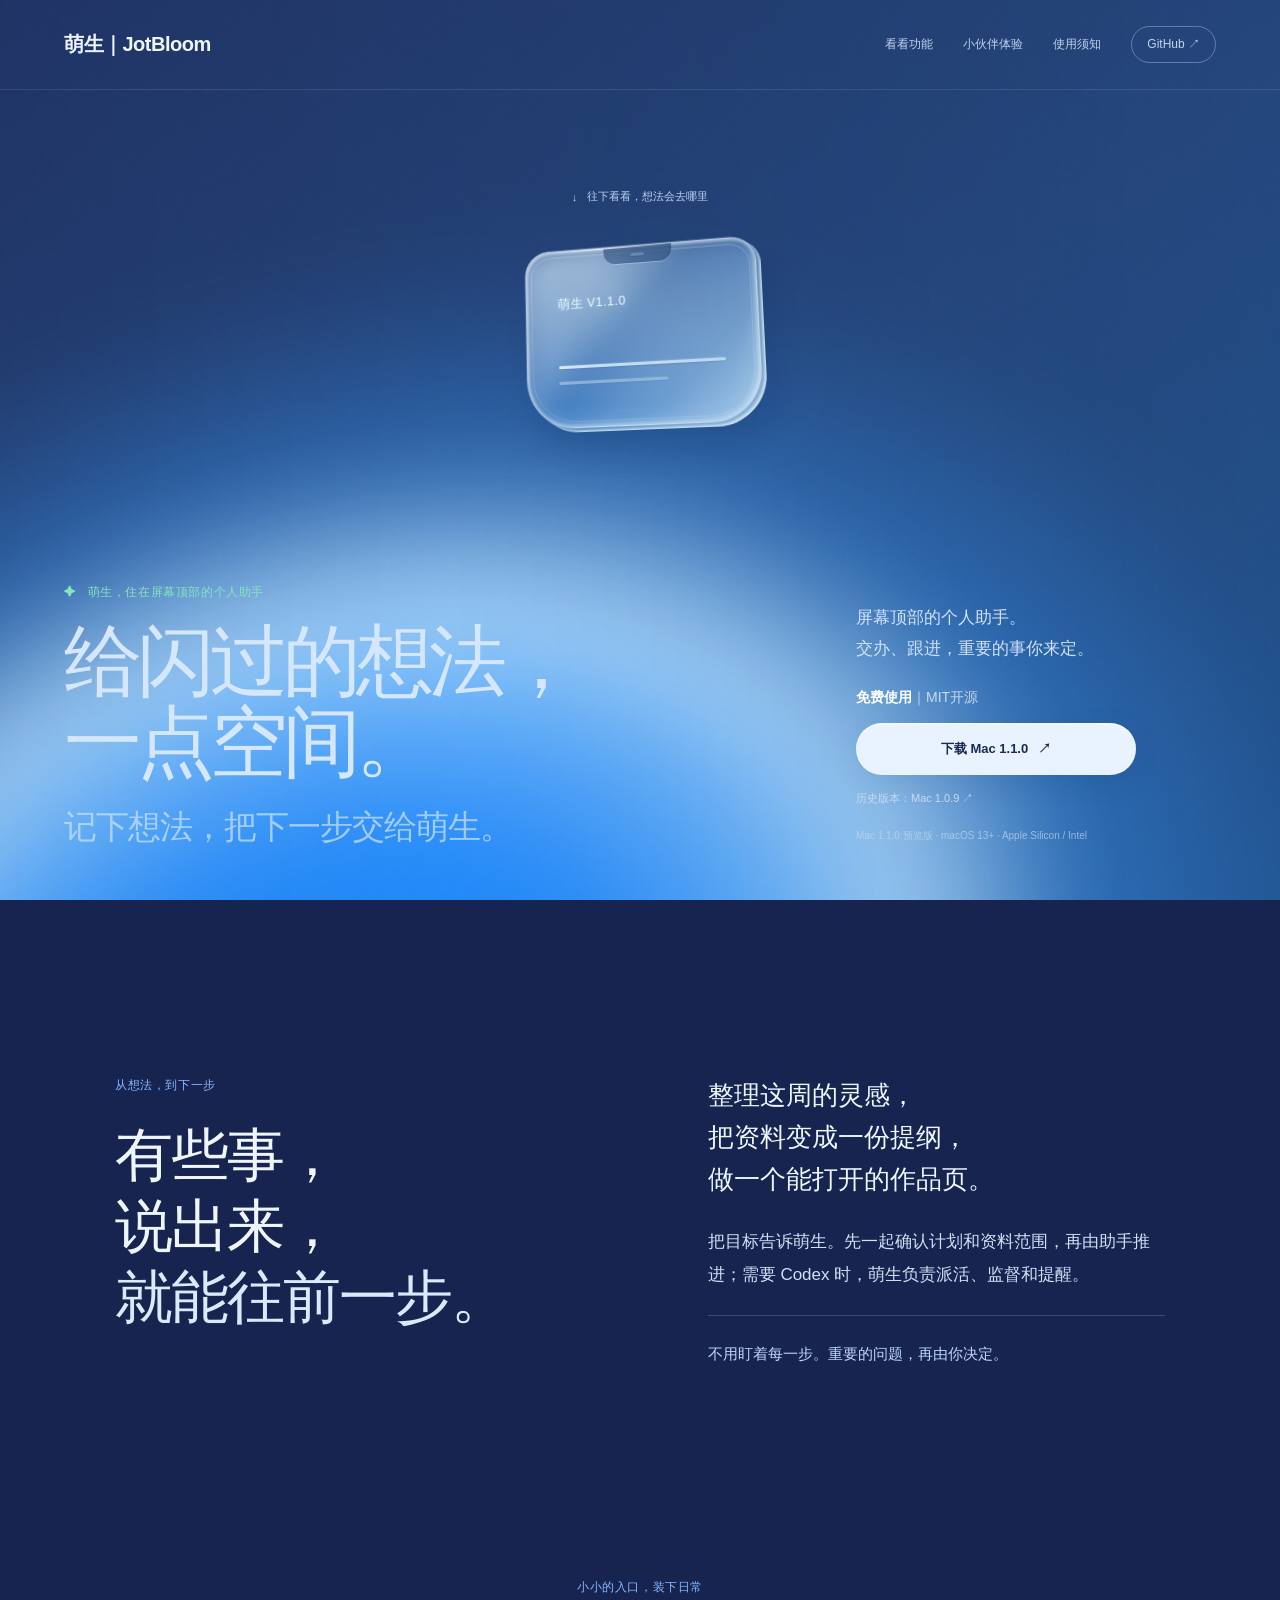
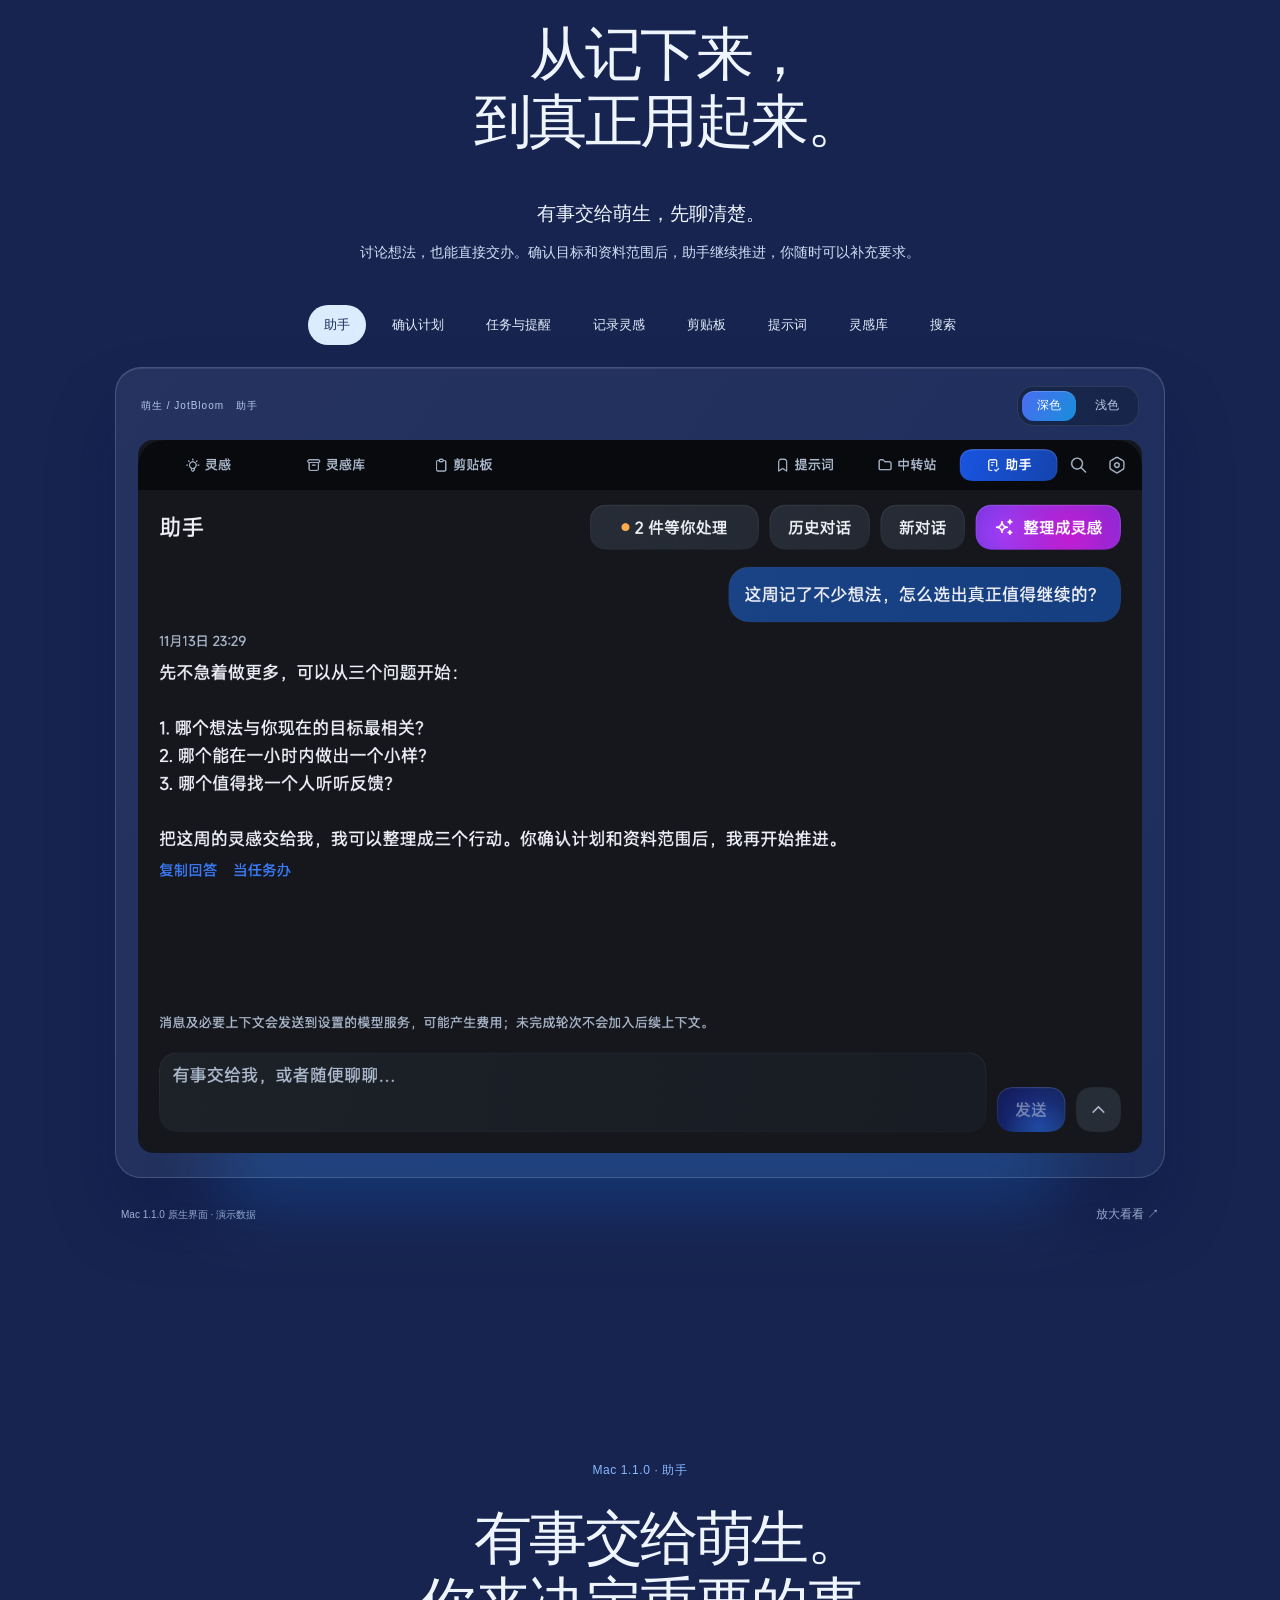
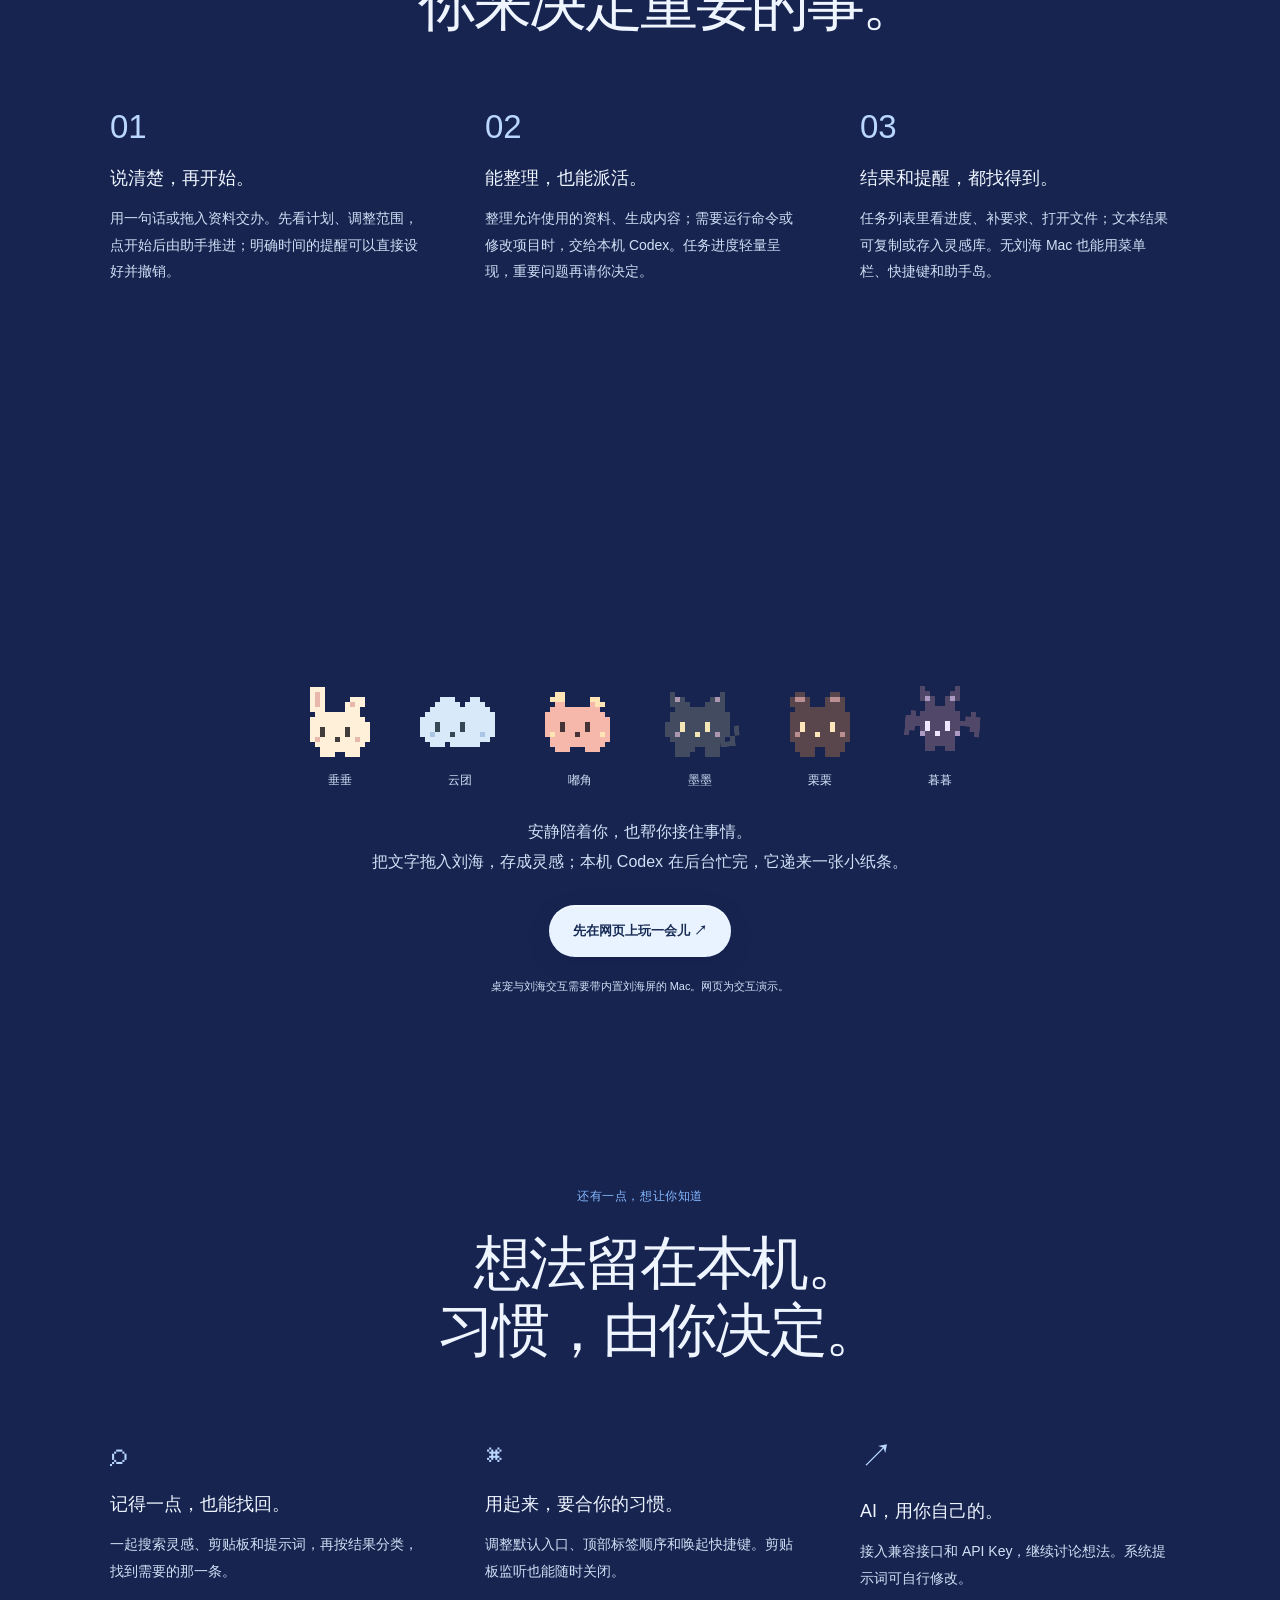
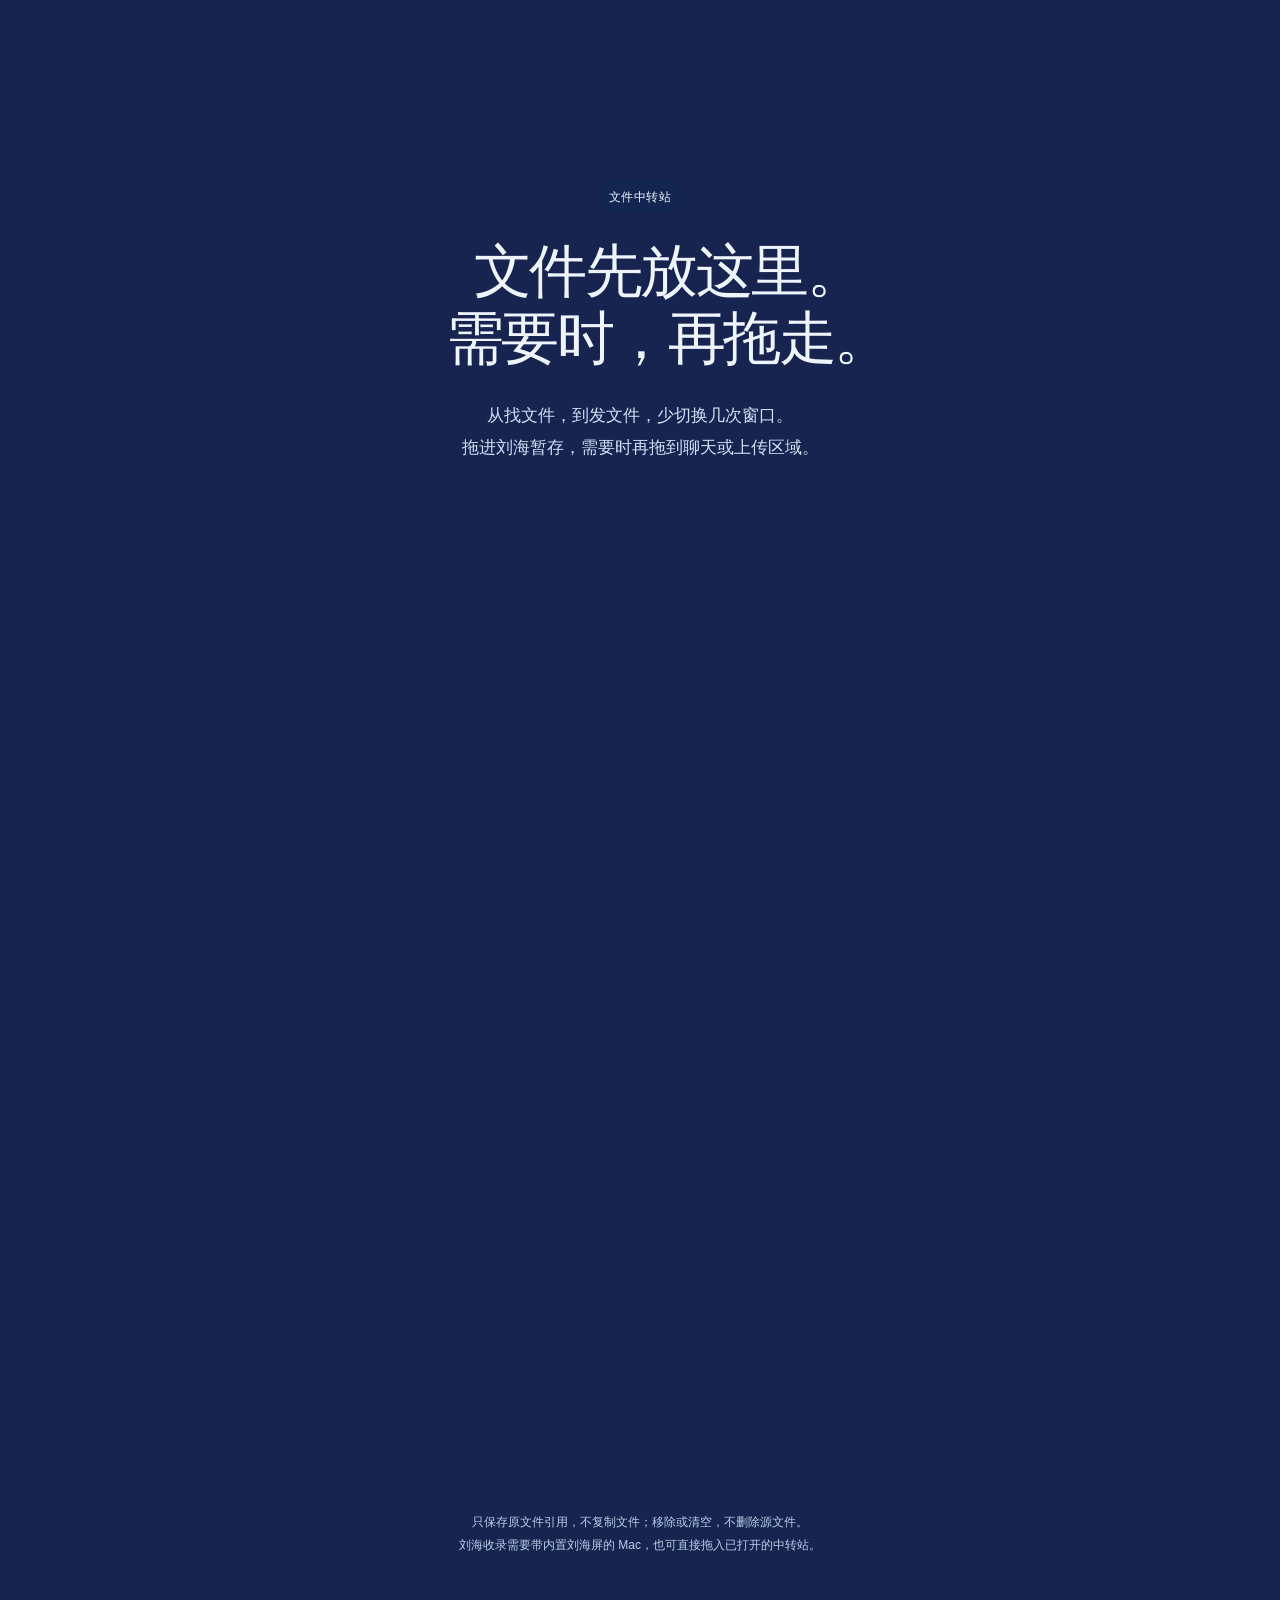
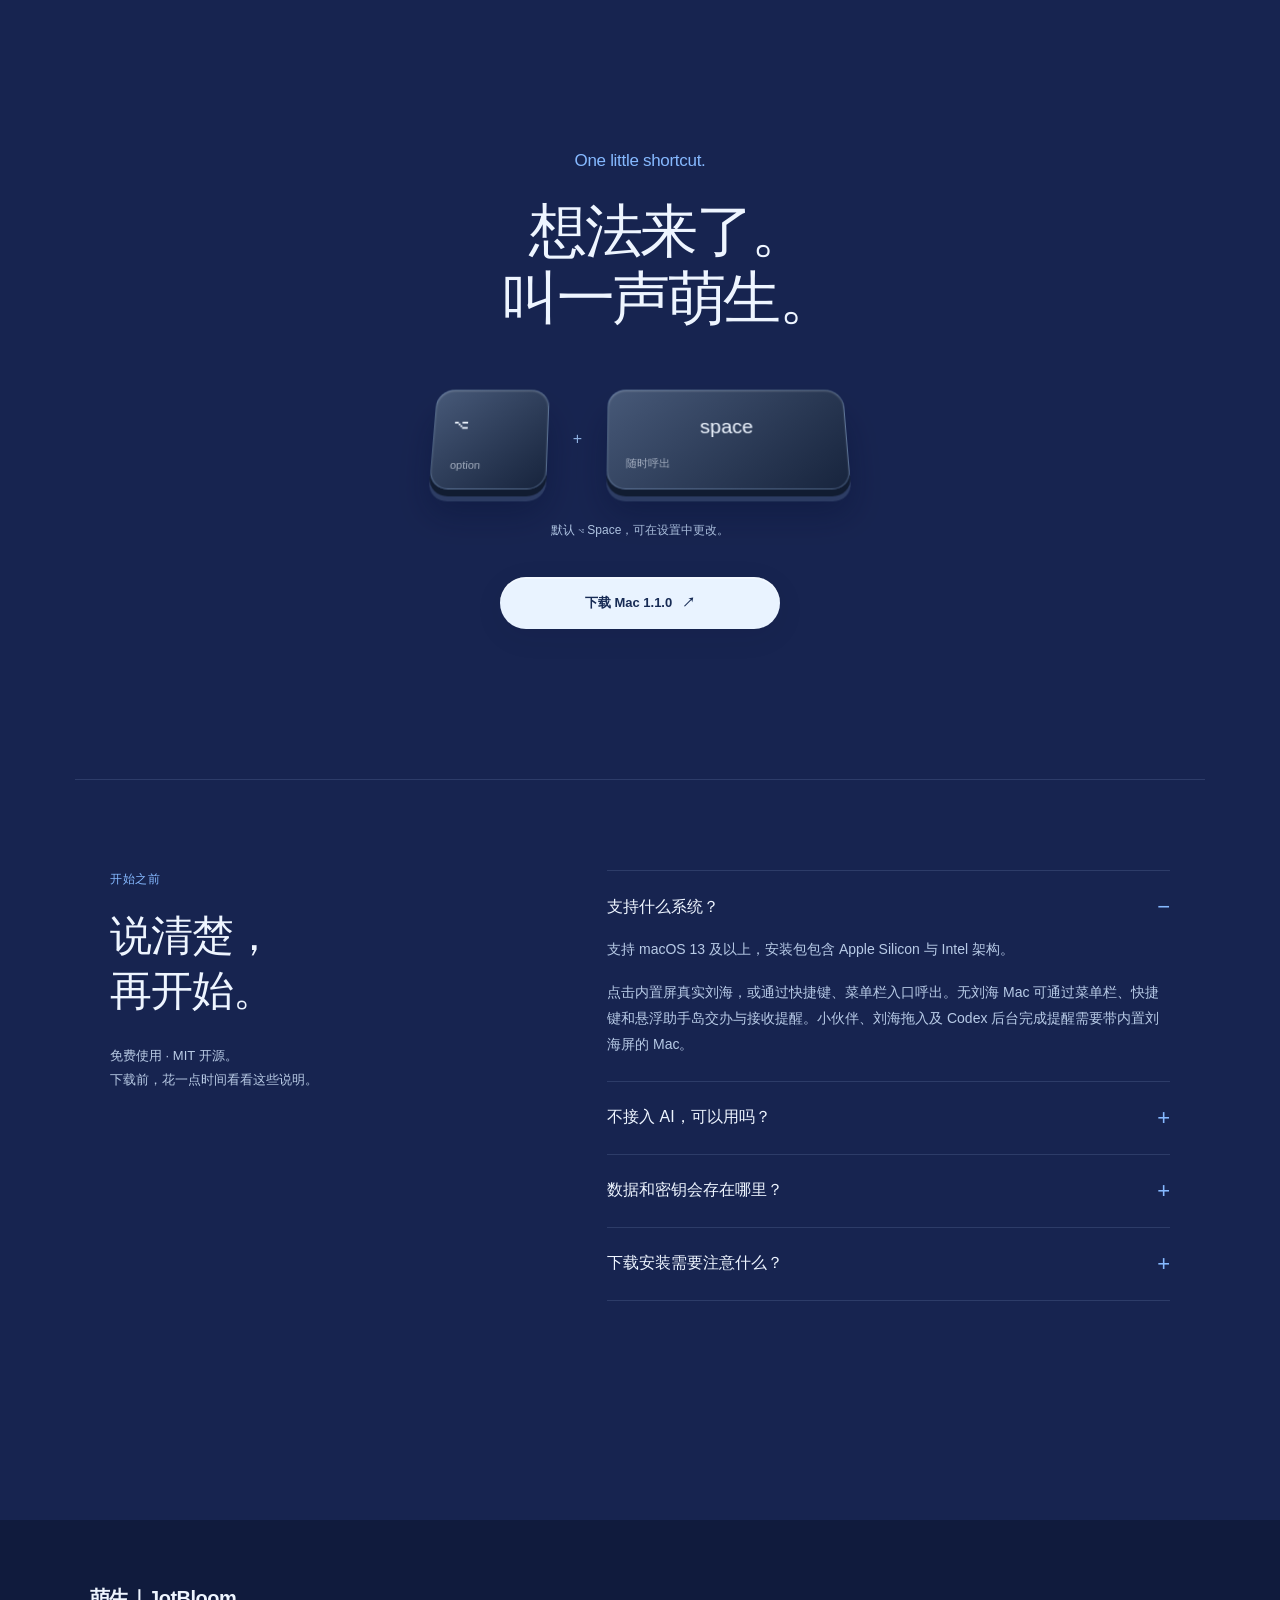
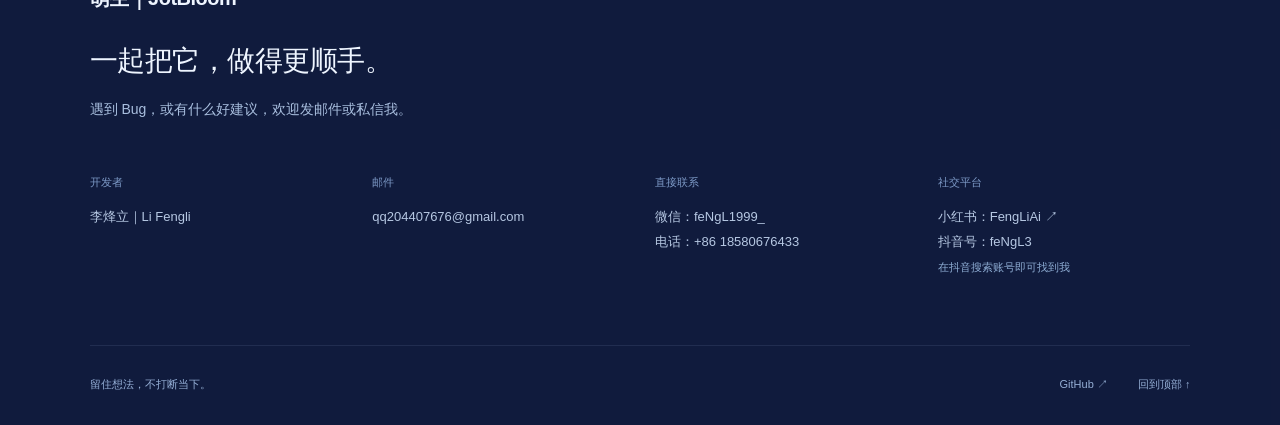
<file: index.html>
<!doctype html>
<html lang="zh-CN">
<head><meta charset="utf-8"><meta name="viewport" content="width=device-width,initial-scale=1"><meta name="color-scheme" content="dark"><title>萌生 JotBloom — 屏幕顶部的个人助手</title><meta name="description" content="住在 Mac 屏幕顶部的免费开源个人助手。交办任务、确认计划、跟进进度，需要时派给本机 Codex，重要问题再请你决定。也能记录灵感、回看剪贴板、复用提示词和暂存文件。"><link rel="stylesheet" href="lightfield.css?v=1.1.0-web2"><script src="lightfield.js?v=1.1.0-web2" defer></script><script src="navigation.js?v=1.0.5-web5" defer></script></head>
<body>
  <div class="lightfield" aria-hidden="true"><div class="field-sweep"></div><div class="field-ribbon"></div><div class="field-shade"></div><div class="grain"></div></div>
  <a class="skip" href="#story">跳到产品介绍</a>
  <header><a class="wordmark" href="#top">萌生｜JotBloom</a><nav aria-label="主导航"><a href="#product">看看功能</a><a href="companions/">小伙伴体验</a><a href="#before">使用须知</a><a class="github-link" href="https://github.com/FengLi-AI/JotBloom-Notch-Assistant" target="_blank" rel="noopener noreferrer">GitHub ↗</a></nav></header>
  <main>
    <section class="opening" id="top">
      <a class="scroll-whisper" href="#story"><span>↓</span> 往下看看，想法会去哪里</a>
      <a class="bloom-toy" href="#product" aria-label="认识萌生，查看产品功能"><div class="toy-float"><div class="toy-tilt"><div class="toy-depth"></div><div class="toy-face"><div class="toy-rim"></div><div class="toy-notch"><i></i></div><span class="toy-version">萌生 V1.1.0</span><div class="toy-writing"><i></i><i></i></div><div class="toy-sheen"></div><span class="toy-glint"></span></div></div></div></a>
      <div class="hero-bottom"><div><p class="kicker"><span class="spark">✦</span> 萌生，住在屏幕顶部的个人助手</p><h1>给闪过的想法，<br>一点空间。</h1><p class="hero-sub">记下想法，把下一步交给萌生。</p></div><div class="hero-aside"><p>屏幕顶部的个人助手。<br>交办、跟进，重要的事你来定。</p><p class="free-note"><strong>免费使用</strong><span>｜MIT开源</span></p><div class="download-pair" aria-label="下载 Mac 版安装包"><a class="pill" data-download href="https://github.com/FengLi-AI/JotBloom-Notch-Assistant/releases/download/v1.1.0/JotBloom-1.1.0-universal.dmg">下载 Mac 1.1.0 <span aria-hidden="true">↗</span></a></div><p class="history-download"><a href="https://github.com/FengLi-AI/JotBloom-Notch-Assistant/releases/download/v1.0.9/JotBloom-1.0.9-universal.dmg">历史版本：Mac 1.0.9 ↗</a></p><small>Mac 1.1.0 预览版 · macOS 13+ · Apple Silicon / Intel</small></div></div>
    </section>

    <section class="story" id="story" aria-labelledby="story-title">
      <div class="story-layout">
        <div class="story-heading reveal"><p class="kicker">从想法，到下一步</p><h2 id="story-title">有些事，<br>说出来，<br><span>就能往前一步。</span></h2></div>
        <div class="story-copy reveal"><p class="story-lead">整理这周的灵感，<br>把资料变成一份提纲，<br>做一个能打开的作品页。</p><p>把目标告诉萌生。先一起确认计划和资料范围，再由助手推进；需要 Codex 时，萌生负责派活、监督和提醒。</p><p class="story-return">不用盯着每一步。重要的问题，再由你决定。</p></div>
      </div>
    </section>

    <section class="product" id="product"><div class="section-title reveal"><p class="kicker">小小的入口，装下日常</p><h2>从记下来，<br>到真正用起来。</h2></div>
      <div class="feature-caption"><h3 id="feature-heading">有事交给萌生，先聊清楚。</h3><p id="feature-description">讨论想法，也能直接交办。确认目标和资料范围后，助手继续推进，你随时可以补充要求。</p></div>
      <div class="product-tabs" role="tablist" aria-label="产品功能"><button role="tab" aria-selected="true" aria-controls="feature-panel" id="tab-assistant" data-feature="assistant" tabindex="0">助手</button><button role="tab" aria-selected="false" aria-controls="feature-panel" id="tab-plan" data-feature="plan" tabindex="-1">确认计划</button><button role="tab" aria-selected="false" aria-controls="feature-panel" id="tab-tasks" data-feature="tasks" tabindex="-1">任务与提醒</button><button role="tab" aria-selected="false" aria-controls="feature-panel" id="tab-capture" data-feature="capture" tabindex="-1">记录灵感</button><button role="tab" aria-selected="false" aria-controls="feature-panel" id="tab-clipboard" data-feature="clipboard" tabindex="-1">剪贴板</button><button role="tab" aria-selected="false" aria-controls="feature-panel" id="tab-prompts" data-feature="prompts" tabindex="-1">提示词</button><button role="tab" aria-selected="false" aria-controls="feature-panel" id="tab-library" data-feature="library" tabindex="-1">灵感库</button><button role="tab" aria-selected="false" aria-controls="feature-panel" id="tab-search" data-feature="search" tabindex="-1">搜索</button></div>
      <div class="feature-panel" id="feature-panel" role="tabpanel" aria-labelledby="tab-assistant"><div class="stage"><div class="stage-bar"><span>萌生 / JotBloom <span id="feature-label">助手</span></span><div class="preview-theme" role="group" aria-label="产品截图配色"><button type="button" data-preview-theme="dark" aria-pressed="true">深色</button><button type="button" data-preview-theme="light" aria-pressed="false">浅色</button></div></div><button class="screenshot-button" aria-label="放大产品截图"><img id="feature-image" src="assets/1.1.0/dark-assistant.png" alt="萌生 Mac 1.1.0 助手原生界面，演示数据" width="1520" height="1080"></button><div class="stage-floor" aria-hidden="true"></div></div><div class="stage-caption"><span>Mac 1.1.0 原生界面 · 演示数据</span><button class="text-link" id="zoom">放大看看 ↗</button></div></div>
    </section>

    <section class="more" id="assistant"><div class="section-title reveal"><p class="kicker">Mac 1.1.0 · 助手</p><h2>有事交给萌生。<br>你来决定重要的事。</h2></div><div class="three-notes"><article class="reveal"><span class="note-symbol">01</span><h3>说清楚，再开始。</h3><p>用一句话或拖入资料交办。先看计划、调整范围，点开始后由助手推进；明确时间的提醒可以直接设好并撤销。</p></article><article class="reveal"><span class="note-symbol">02</span><h3>能整理，也能派活。</h3><p>整理允许使用的资料、生成内容；需要运行命令或修改项目时，交给本机 Codex。任务进度轻量呈现，重要问题再请你决定。</p></article><article class="reveal"><span class="note-symbol">03</span><h3>结果和提醒，都找得到。</h3><p>任务列表里看进度、补要求、打开文件；文本结果可复制或存入灵感库。无刘海 Mac 也能用菜单栏、快捷键和助手岛。</p></article></div></section>

    <section class="companion-feature" id="companions"><div class="section-title reveal"><p class="kicker">六位小伙伴，全部免费</p><h2>刘海旁，<br>有个小伙伴在等你。</h2></div><div class="companion-lineup" id="companion-lineup" aria-label="垂垂、云团、嘟角、墨墨、栗栗、暮暮"></div><p class="companion-summary">安静陪着你，也帮你接住事情。<br>把文字拖入刘海，存成灵感；本机 Codex 在后台忙完，它递来一张小纸条。</p><a class="pill" href="companions/">先在网页上玩一会儿 ↗</a><p class="companion-platform">桌宠与刘海交互需要带内置刘海屏的 Mac。网页为交互演示。</p></section>

    <section class="more"><div class="section-title reveal"><p class="kicker">还有一点，想让你知道</p><h2>想法留在本机。<br>习惯，由你决定。</h2></div><div class="three-notes"><article class="reveal"><span class="note-symbol">⌕</span><h3>记得一点，也能找回。</h3><p>一起搜索灵感、剪贴板和提示词，再按结果分类，找到需要的那一条。</p></article><article class="reveal"><span class="note-symbol">⌘</span><h3>用起来，要合你的习惯。</h3><p>调整默认入口、顶部标签顺序和唤起快捷键。剪贴板监听也能随时关闭。</p></article><article class="reveal"><span class="note-symbol">↗</span><h3>AI，用你自己的。</h3><p>接入兼容接口和 API Key，继续讨论想法。系统提示词可自行修改。</p></article></div></section>

    <section class="shelf-feature" id="file-shelf" aria-labelledby="shelf-title">
      <div class="section-title reveal"><p class="kicker">文件中转站</p><h2 id="shelf-title">文件先放这里。<br>需要时，再拖走。</h2><p class="shelf-intro">从找文件，到发文件，少切换几次窗口。<br>拖进刘海暂存，需要时再拖到聊天或上传区域。</p></div>
      <figure class="shelf-figure reveal"><button class="shelf-preview" aria-label="放大中转站原生界面截图"><img src="assets/1.1.0/dark-shelf.png" alt="萌生 1.1.0 文件中转站：类型标签、时间筛选和文件网格" width="1520" height="1080" loading="lazy"></button><figcaption><span>Mac 1.1.0 原生界面 · 演示文件</span><span>点击图片放大 ↗</span></figcaption></figure>
      <ol class="shelf-steps"><li class="reveal"><span class="step-index">01 / 放下</span><h3>拖进刘海，松手收录。</h3><p>轻轻闪过的彩色描边和小伙伴反馈，告诉你文件已经收好。</p></li><li class="reveal"><span class="step-index">02 / 找到</span><h3>按类型找，按时间筛。</h3><p>图片、文档、文件夹分开看；拖动排个顺序，常用文件放前面。</p></li><li class="reveal"><span class="step-index">03 / 使用</span><h3>拖到目标应用，继续用。</h3><p>上传附件或发送文件时，从中转站拖出，交给支持拖放的应用。</p></li></ol>
      <p class="shelf-note">只保存原文件引用，不复制文件；移除或清空，不删除源文件。<br>刘海收录需要带内置刘海屏的 Mac，也可直接拖入已打开的中转站。</p>
    </section>

    <section class="shortcut"><p class="kicker reveal">One little shortcut.</p><h2 class="reveal">想法来了。<br>叫一声萌生。</h2><div class="keys reveal" aria-label="Mac 默认唤起快捷键 Option 加空格"><kbd><span>⌥</span><small>option</small></kbd><b>+</b><kbd class="space-key"><span>space</span><small>随时呼出</small></kbd></div><p class="shortcut-note">默认 ⌥ Space，可在设置中更改。</p><div class="download-pair" aria-label="下载 Mac 版安装包"><a class="pill" data-download href="https://github.com/FengLi-AI/JotBloom-Notch-Assistant/releases/download/v1.1.0/JotBloom-1.1.0-universal.dmg">下载 Mac 1.1.0 <span aria-hidden="true">↗</span></a></div></section>

    <section class="before" id="before"><div class="before-heading"><p class="kicker">开始之前</p><h2>说清楚，<br>再开始。</h2><p>免费使用 · MIT 开源。<br>下载前，花一点时间看看这些说明。</p></div><div class="questions"><details name="questions" open><summary>支持什么系统？</summary><div><p>支持 macOS 13 及以上，安装包包含 Apple Silicon 与 Intel 架构。</p><p>点击内置屏真实刘海，或通过快捷键、菜单栏入口呼出。无刘海 Mac 可通过菜单栏、快捷键和悬浮助手岛交办与接收提醒。小伙伴、刘海拖入及 Codex 后台完成提醒需要带内置刘海屏的 Mac。</p></div></details><details name="questions"><summary>不接入 AI，可以用吗？</summary><div><p>可以。记录灵感、剪贴板历史、提示词管理、文件中转站和搜索可独立使用。Mac 的小伙伴和本机 Codex 完成事件提醒也不需要在萌生配置 AI。自动命名、AI 对话和助手理解交办需要你自己的接口和 API Key，服务商可能收费；派给 Codex 还需本机安装并登录 Codex。提醒只在萌生运行时工作。</p></div></details><details name="questions"><summary>数据和密钥会存在哪里？</summary><div><p>新用户首次启动先选择数据保存位置；已有用户保留原位置，可在设置中迁移。API Key 存入系统钥匙串。助手会把消息、必要上下文、确认的目标及允许使用的资料发给你配置的模型；派给 Codex 时发送任务说明和允许的库资料正文，文件只传路径。轻量监督还会使用 Codex 的部分阶段汇报；助手不读取剪贴板历史。请留意敏感信息，详见 <a href="https://github.com/FengLi-AI/JotBloom-Notch-Assistant/blob/main/release/PRIVACY.md">数据与 AI 说明</a>。</p></div></details><details name="questions"><summary>下载安装需要注意什么？</summary><div><p>请从本项目 GitHub Releases 下载 Mac 安装包。打开 DMG 后，将萌生拖入“应用程序”。首次启动时会请你选择数据保存位置。</p><p>安装包尚未经过 Apple 公证，系统可能提示核实来源。请按系统指引操作；升级前保留重要数据备份。1.1.0 会升级数据库；降回 1.0.9 时，需要先退出萌生并恢复升级前的备份，不能直接使用已升级的数据。升级后新增的内容不会出现在旧备份中。</p><p><a href="https://github.com/FengLi-AI/JotBloom-Notch-Assistant/releases" target="_blank" rel="noopener noreferrer">查看版本与 SHA-256 校验值 ↗</a></p></div></details></div></section>

    <footer>
      <div class="footer-intro"><a class="wordmark" href="#top">萌生｜JotBloom</a><h2>一起把它，做得更顺手。</h2><p>遇到 Bug，或有什么好建议，欢迎发邮件或私信我。</p></div>
      <div class="contact">
        <div><span>开发者</span><p>李烽立｜Li Fengli</p></div>
        <div><span>邮件</span><p><a href="mailto:qq204407676@gmail.com">qq204407676@gmail.com</a></p></div>
        <div><span>直接联系</span><p>微信：feNgL1999_<br><a href="tel:+8618580676433">电话：+86 18580676433</a></p></div>
        <div><span>社交平台</span><p><a href="https://www.xiaohongshu.com/user/profile/69b6dd97000000003303a64d" target="_blank" rel="noopener noreferrer">小红书：FengLiAi ↗</a><br>抖音号：feNgL3<br><small>在抖音搜索账号即可找到我</small></p></div>
      </div>
      <div class="footer-bottom"><span>留住想法，不打断当下。</span><a class="text-link" href="https://github.com/FengLi-AI/JotBloom-Notch-Assistant" target="_blank" rel="noopener noreferrer">GitHub ↗</a><a href="#top">回到顶部 ↑</a></div>
    </footer>
  </main>
  <dialog class="message-dialog" aria-labelledby="message-title"><button class="close" aria-label="关闭说明">×</button><p class="kicker">谢谢你，给萌生一点支持</p><h2 id="message-title">喜欢萌生的话，帮我点颗 Star 吧。</h2><p id="message-body">已发起下载。家人们，如果这个小工具对你有帮助，欢迎去 GitHub 点点 Star。遇到 Bug 或有好建议，也欢迎告诉我！<br>不用点星也能正常下载；若浏览器未开始下载，可以从版本页面重试。</p><div class="download-thanks-actions"><a class="pill" href="https://github.com/FengLi-AI/JotBloom-Notch-Assistant" target="_blank" rel="noopener noreferrer">去 GitHub 点 Star ↗</a><button class="text-link close-message">先体验一下</button></div><a class="download-fallback" href="https://github.com/FengLi-AI/JotBloom-Notch-Assistant/releases" target="_blank" rel="noopener noreferrer">没开始下载？打开版本页面 ↗</a></dialog>
  <dialog class="image-dialog" aria-label="产品截图大图"><button class="close" aria-label="关闭大图">×</button><img alt=""><p>原生界面截图 · 演示数据</p></dialog>
<script src="companions/companion-engine.js?v=1.0.5"></script><script src="companions/native-renderer.js?v=1.0.5"></script><script src="companions/lineup.js?v=1.0.5-web6"></script></body></html>
</file>
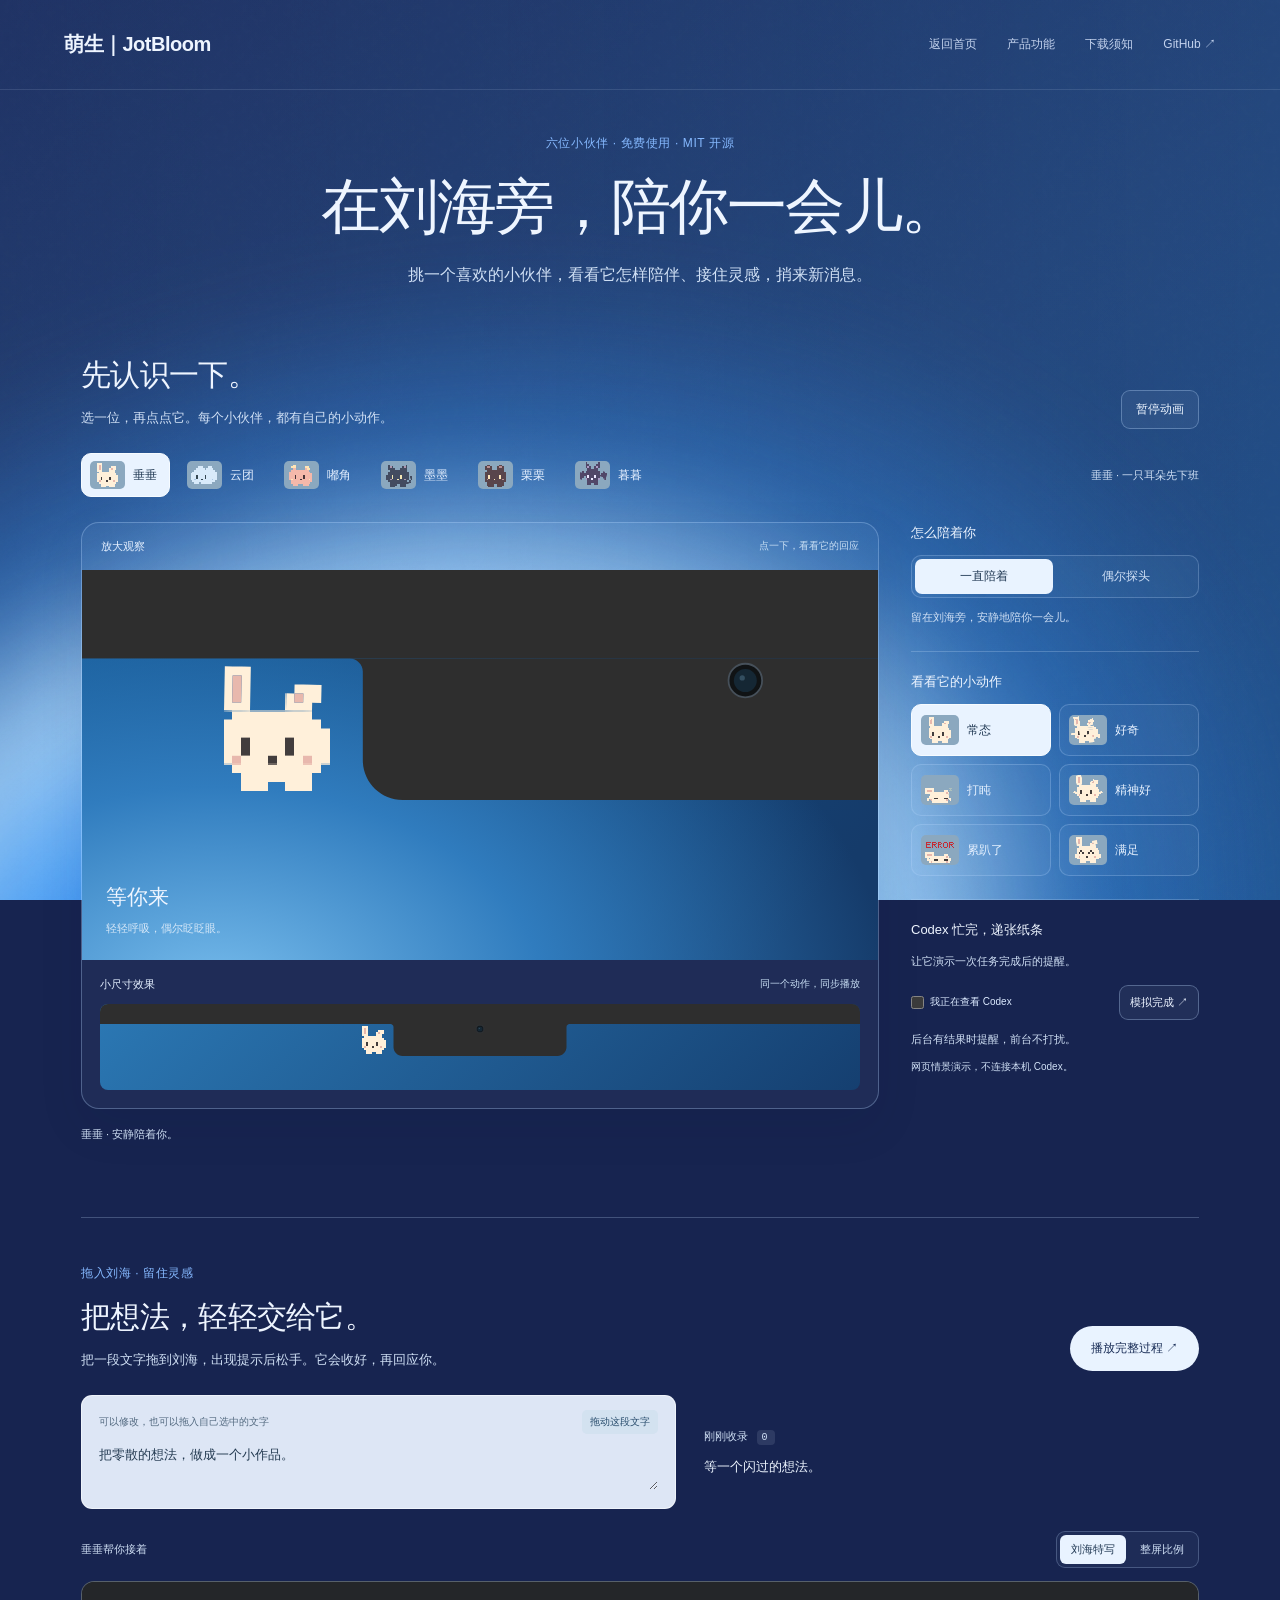
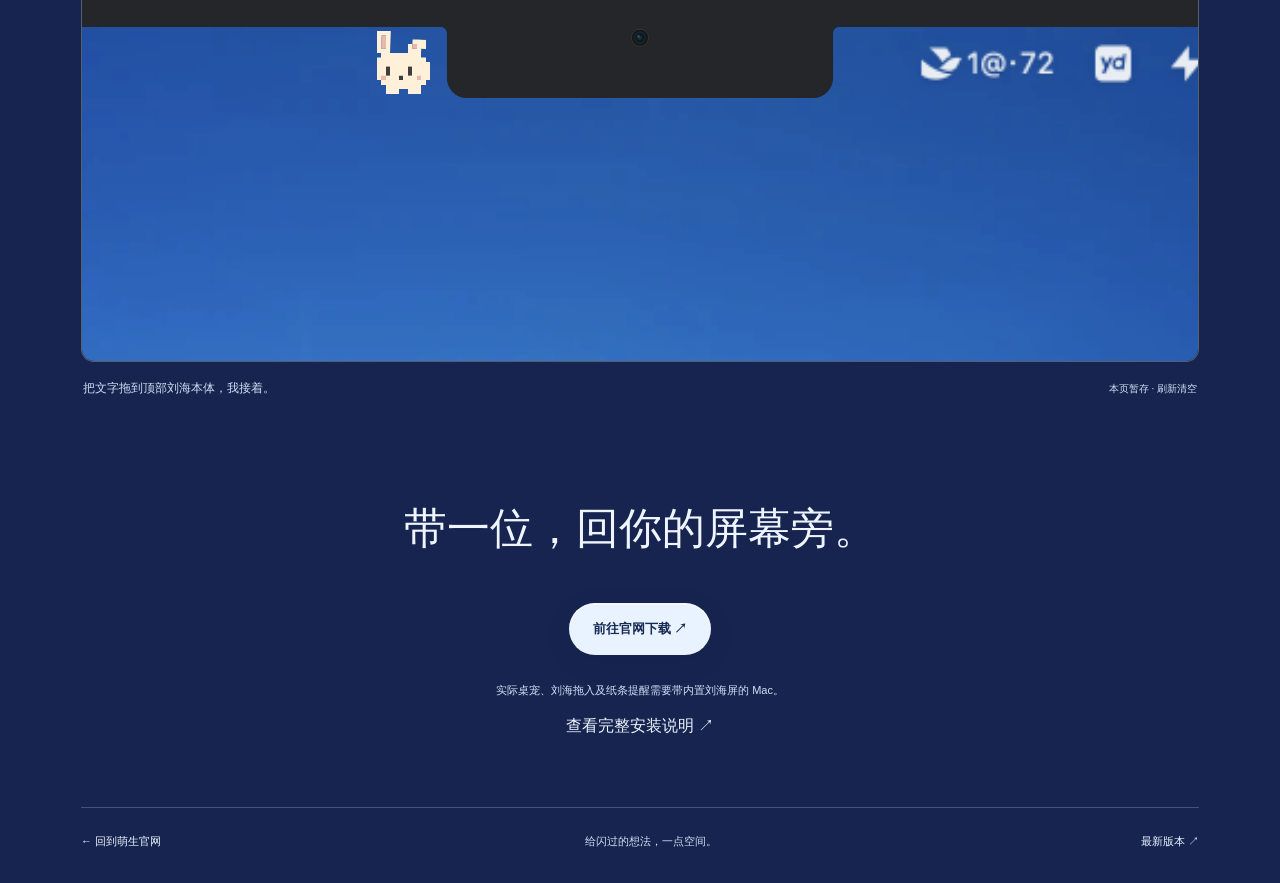
<file: companions/index.html>
<!doctype html><html lang="zh-CN"><head><meta charset="utf-8"><meta name="viewport" content="width=device-width,initial-scale=1"><meta name="color-scheme" content="dark"><title>六位小伙伴 · 萌生 JotBloom</title><meta name="description" content="在网页上体验萌生六个像素小伙伴：选角色、看动作，演示拖入灵感和 Codex 完成提醒。Mac 版免费、MIT 开源。"><link rel="stylesheet" href="../lightfield.css?v=1.0.7-web1"><link rel="stylesheet" href="experience.css?v=1.0.5-web4"><script src="companion-engine.js?v=1.0.5" defer></script><script src="native-renderer.js?v=1.0.5" defer></script><script src="experience.js?v=1.0.5-web4" defer></script><script src="../navigation.js?v=1.0.5-web5" defer></script></head><body>
<div class="lightfield" aria-hidden="true"><div class="field-sweep"></div><div class="field-ribbon"></div><div class="field-shade"></div><div class="grain"></div></div>
<a class="skip" href="#playground">跳到小伙伴体验</a><header class="experience-header"><a class="wordmark" href="../">萌生｜JotBloom</a><nav aria-label="主导航"><a class="nav-home" href="../">返回首页</a><a href="../#product">产品功能</a><a href="../#before">下载须知</a><a href="https://github.com/FengLi-AI/JotBloom-Notch-Assistant" target="_blank" rel="noopener noreferrer">GitHub ↗</a></nav></header>
<main class="companions-page">
<section class="companions-intro"><p class="kicker">六位小伙伴 · 免费使用 · MIT 开源</p><h1>在刘海旁，陪你一会儿。</h1><p>挑一个喜欢的小伙伴，看看它怎样陪伴、接住灵感，捎来新消息。</p></section>
<section id="playground" class="playground" aria-label="小伙伴互动体验">
 <div class="preview-heading"><div><h2>先认识一下。</h2><p>选一位，再点点它。每个小伙伴，都有自己的小动作。</p></div><button id="pause" type="button" class="quiet-button" aria-pressed="false">暂停动画</button></div>
 <div class="character-bar"><div id="characters" class="character-picker" role="group" aria-label="选择小伙伴"></div><p id="character-note">垂垂 · 一只耳朵先下班</p></div>
 <div class="preview-workspace">
  <div class="companion-view">
   <div class="viewbar"><span>放大观察</span><span id="touch-hint">点一下，看看它的回应</span></div>
   <div id="hero-stage" class="hero-stage"><svg id="hero-scene" class="companion-scene" viewBox="605 0 180 88" xmlns="http://www.w3.org/2000/svg" role="group" aria-label="放大观察">
 <defs><clipPath id="hero-clip"><rect id="hero-window" x="624.5" y="20" width="60.5" height="32"/></clipPath></defs>
 <rect x="0" y="0" width="1510" height="20" fill="#2e2e2e"/>
 <path id="hero-pocket" fill="#000"/>
 <g clip-path="url(#hero-clip)"><foreignObject id="hero-position" x="628.5" y="20" width="40" height="32"><canvas xmlns="http://www.w3.org/1999/xhtml" id="hero-sprite" width="160" height="128" style="display:block;width:40px;height:32px" role="button" tabindex="0" aria-label="点点小伙伴，让它回应你"></canvas></foreignObject></g>
 <path transform="translate(665.5 20)" fill="#2e2e2e" d="M0 0C1.65685 0 3 1.34315 3 3V23C3 27.9706 7.02944 32 12 32H167C171.971 32 176 27.9706 176 23V3C176 1.34315 177.343 0 179 0Z"/>
 <circle cx="755" cy="25" r="3.8" fill="#101315" stroke="#46505a" stroke-width=".4"/><circle cx="755" cy="25" r="2.6" fill="#152734"/><circle cx="754.3" cy="24.4" r=".6" fill="#53778b" opacity=".5"/>
 </svg><div class="hero-caption"><p id="pose-title">等你来</p><span id="pose-detail">轻轻呼吸，偶尔眨眨眼。</span></div></div>
   <div class="actual"><div class="viewbar"><span>小尺寸效果</span><span>同一个动作，同步播放</span></div><div class="mini-screen"><svg id="mini-scene" class="companion-scene" viewBox="405 0 700 86" xmlns="http://www.w3.org/2000/svg" role="group" aria-label="小尺寸效果">
 <defs><clipPath id="mini-clip"><rect id="mini-window" x="624.5" y="20" width="60.5" height="32"/></clipPath></defs>
 <rect x="0" y="0" width="1510" height="20" fill="#2e2e2e"/>
 <path id="mini-pocket" fill="#000"/>
 <g clip-path="url(#mini-clip)"><foreignObject id="mini-position" x="628.5" y="20" width="40" height="32"><canvas xmlns="http://www.w3.org/1999/xhtml" id="mini-sprite" width="160" height="128" style="display:block;width:40px;height:32px" role="button" tabindex="0" aria-label="点点小伙伴，让它回应你"></canvas></foreignObject></g>
 <path transform="translate(665.5 20)" fill="#2e2e2e" d="M0 0C1.65685 0 3 1.34315 3 3V23C3 27.9706 7.02944 32 12 32H167C171.971 32 176 27.9706 176 23V3C176 1.34315 177.343 0 179 0Z"/>
 <circle cx="755" cy="25" r="3.8" fill="#101315" stroke="#46505a" stroke-width=".4"/><circle cx="755" cy="25" r="2.6" fill="#152734"/><circle cx="754.3" cy="24.4" r=".6" fill="#53778b" opacity=".5"/>
 </svg></div></div>
  </div>
  <aside class="preview-controls" aria-label="动作与提醒设置">
   <div class="control-section"><h3>怎么陪着你</h3><div class="presence-options" role="group" aria-label="出现方式"><button id="presence-resident" type="button" aria-pressed="true">一直陪着</button><button id="presence-occasional" type="button" aria-pressed="false">偶尔探头</button></div><label id="backdrop-setting" class="backdrop-setting" hidden><span>显示黑色底框</span><input id="pet-backdrop" type="checkbox" role="switch" checked></label><p id="presence-note" class="control-note">留在刘海旁，安静地陪你一会儿。</p></div>
   <div class="control-section"><h3>看看它的小动作</h3><div id="moods" class="mood-picker" role="group" aria-label="选择动作"></div></div>
   <div class="control-section codex-controls"><h3>Codex 忙完，递张纸条</h3><p class="control-note">让它演示一次任务完成后的提醒。</p><div class="codex-options"><label><input id="codex-foreground" type="checkbox"> 我正在查看 Codex</label><button id="demo-notify" type="button" class="quiet-button">模拟完成 ↗</button></div><p id="codex-status" class="control-note" role="status">后台有结果时提醒，前台不打扰。</p><small>网页情景演示，不连接本机 Codex。</small></div>
  </aside>
 </div>
 <p id="status" class="experience-status" role="status" aria-live="polite">垂垂在这里，陪你慢慢想。</p>
</section>
<section id="capture-section" class="capture-section" aria-labelledby="capture-title">
 <div class="preview-heading"><div><p class="kicker">拖入刘海 · 留住灵感</p><h2 id="capture-title">把想法，轻轻交给它。</h2><p>把一段文字拖到刘海，出现提示后松手。它会收好，再回应你。</p></div><button id="demo-capture" type="button" class="primary-button">播放完整过程 ↗</button></div>
 <div class="capture-input-row"><div class="source-note"><div class="source-heading"><label for="capture-source-text">可以修改，也可以拖入自己选中的文字</label><button id="capture-drag-handle" type="button" draggable="true" aria-label="拖动这段文字到刘海">拖动这段文字</button></div><textarea id="capture-source-text" rows="2" maxlength="2000">把零散的想法，做成一个小作品。</textarea></div><div class="saved-note"><span>刚刚收录 <b id="capture-count">0</b></span><p id="saved-text">等一个闪过的想法。</p></div></div>
 <div class="capture-toolbar"><span id="capture-character">垂垂帮你接着</span><div class="view-switch" role="group" aria-label="预览视角"><button id="view-detail" type="button" aria-pressed="true">刘海特写</button><button id="view-screen" type="button" aria-pressed="false">整屏比例</button></div></div>
 <div id="desktop" class="capture-desktop">    <svg id="capture-svg" viewBox="505 0 500 170" role="group" xmlns="http://www.w3.org/2000/svg" aria-label="Mac 刘海交互体验">
      <defs>
        <radialGradient id="camera-glass"><stop stop-color="#213b4a"/><stop offset=".5" stop-color="#0b1620"/><stop offset="1" stop-color="#20272c"/></radialGradient>
        <clipPath id="capture-screen-clip"><path d="M36 20H1474Q1490 20 1490 36V976H20V36Q20 20 36 20Z"/></clipPath>
        <clipPath id="capture-pet-clip"><rect id="capture-pet-window" x="624.5" y="20" width="60.5" height="32"/></clipPath>
        <clipPath id="capture-liquid-clip"><use href="#capture-liquid"/></clipPath>
        <path id="capture-rim-path" d="M0 0C1.65685 0 3 1.34315 3 3V23C3 27.9706 7.02944 32 12 32H167C171.971 32 176 27.9706 176 23V3C176 1.34315 177.343 0 179 0"/>
      </defs>
      <path fill="#242629" d="M0 0H1510V996H0Z"/>
      <image id="screen-wallpaper" href="assets/desktop-v1.2.png" x="20" y="20" width="1470" height="956" preserveAspectRatio="none" clip-path="url(#capture-screen-clip)"/>
      <g id="capture-ripples" fill="none" stroke="#b2d5ef" pointer-events="none"><path id="capture-ripple-a"/><path id="capture-ripple-b"/></g>
      <path id="capture-liquid" fill="#08090b" opacity="0" pointer-events="none"/>
      <g clip-path="url(#capture-liquid-clip)" pointer-events="none"><g id="capture-liquid-label" opacity="0"><text id="capture-liquid-text" x="755" y="63.5" text-anchor="middle" font-size="9" fill="#e5e8ed">松手即可收录灵感</text></g></g>
      <path id="capture-pocket" fill="#000"/><g clip-path="url(#capture-pet-clip)"><foreignObject id="pet-position" x="628.5" y="20" width="40" height="32"><canvas xmlns="http://www.w3.org/1999/xhtml" id="walker" width="160" height="128" role="button" tabindex="0" aria-label="点点小伙伴，让它回应你"></canvas></foreignObject></g>
      <foreignObject x="659.5" y="20" width="191" height="50" pointer-events="none"><canvas xmlns="http://www.w3.org/1999/xhtml" id="capture-rim" width="764" height="200" style="display:block;width:191px;height:50px" aria-hidden="true"></canvas></foreignObject>
      <path transform="translate(665.5 20)" fill="#242629" d="M0 0C1.65685 0 3 1.34315 3 3V23C3 27.9706 7.02944 32 12 32H167C171.971 32 176 27.9706 176 23V3C176 1.34315 177.343 0 179 0Z"/>
      <circle cx="755" cy="25" r="3.8" fill="#101315" stroke="#333a3e" stroke-width=".4"/><circle cx="755" cy="25" r="2.9" fill="url(#camera-glass)"/><circle cx="754.3" cy="24.4" r=".6" fill="#53778b" opacity=".5"/>
      <g id="capture-flying-note" opacity="0" pointer-events="none"><rect x="-29" y="-8" width="58" height="16" rx="4" fill="#f3c76a"/><text x="0" y="2.5" text-anchor="middle" font-size="7" fill="#624820">一段灵感</text></g>
      <rect id="notch" x="665.5" y="20" width="179" height="32" fill="transparent" aria-label="把文字拖入这片刘海区域"/>

    </svg></div>
 <div class="capture-caption"><p id="capture-status" role="status" aria-live="polite">把文字拖到顶部刘海本体，我接着。</p><span>本页暂存 · 刷新清空</span></div>
 <div id="capture-drag-ghost" aria-hidden="true">一段灵感</div>
</section>
<section class="experience-download"><h2>带一位，回你的屏幕旁。</h2><a class="pill" href="../">前往官网下载 ↗</a><p class="experience-footnote">实际桌宠、刘海拖入及纸条提醒需要带内置刘海屏的 Mac。</p><a class="text-link" href="../#before">查看完整安装说明 ↗</a></section>
<footer class="experience-footer"><a href="../">← 回到萌生官网</a><span>给闪过的想法，一点空间。</span><a href="https://github.com/FengLi-AI/JotBloom-Notch-Assistant/releases/tag/v1.0.9">最新版本 ↗</a></footer>
</main></body></html>
</file>
<file: lightfield.css>
/* New standalone direction: atmospheric blue light, editorial scale, natural scroll. */
:root{--ink:#eef5ff;--muted:#b6c5e0;--blue:#86b9ff;--green:#85e5bd;--night:#172450;--progress:0;--mx:0px;--my:0px;color-scheme:dark;font-family:"Avenir Next","PingFang SC","Helvetica Neue",sans-serif;color:var(--ink);background:var(--night)}
*{box-sizing:border-box}html{scroll-behavior:smooth;overflow-x:clip}body{margin:0;overflow-x:clip}button,a{-webkit-tap-highlight-color:transparent}button,input{font:inherit}button{cursor:pointer}button,a{color:inherit}a{text-decoration:none}button{border:0}h1,h2,h3,p{margin:0}button:focus-visible,a:focus-visible,summary:focus-visible{outline:2px solid #a9d3ff;outline-offset:6px}button:disabled{cursor:default}.skip{position:fixed;top:-100px;background:var(--ink);color:var(--night);padding:14px;z-index:100}.skip:focus{top:12px}
.lightfield{position:fixed;inset:0;z-index:-2;background:linear-gradient(160deg,#15214e,#1b2d5b 65%,#223769);overflow:hidden;pointer-events:none}.sky-light{position:absolute;left:12%;top:16%;width:76%;height:75%;background:radial-gradient(ellipse,#2e7fff30,transparent 65%);transform:translate(var(--mx),var(--my))}.horizon{position:absolute;left:-25%;width:150%;height:85%;bottom:calc(-54% + var(--progress)*32%);border-radius:50%;background:radial-gradient(ellipse at 50% 18%,#0988ff 0%,#278aff 26%,#a9d5f4 50%,#d1dae4 68%,transparent 76%);filter:blur(48px);transform:translateX(calc(var(--mx)*.3));opacity:.94}.grain{position:absolute;inset:0;opacity:.045;background-image:url("data:image/svg+xml,%3Csvg viewBox='0 0 180 180' xmlns='http://www.w3.org/2000/svg'%3E%3Cfilter id='n'%3E%3CfeTurbulence type='fractalNoise' baseFrequency='.8' numOctaves='3' stitchTiles='stitch'/%3E%3C/filter%3E%3Cpath fill='white' filter='url(%23n)' opacity='.8' d='M0 0h180v180H0z'/%3E%3C/svg%3E")}
header{height:90px;position:absolute;inset:0 5% auto;display:flex;justify-content:space-between;align-items:center;z-index:4}.wordmark{font-size:20px;font-weight:600;letter-spacing:-.5px;display:inline-flex;align-items:baseline;gap:10px}.wordmark span{font-size:15px;font-weight:400;opacity:.55;letter-spacing:-.5px}nav{display:flex;align-items:center;gap:30px;font-size:12px;color:#c3d2ed}.text-link{background:none;padding:8px 0;font-size:inherit}.text-link:hover,nav a:hover{color:white}
.opening{min-height:100svh;position:relative;display:flex;align-items:flex-end;padding:0 5% 50px}.scroll-whisper{position:absolute;top:21%;left:50%;transform:translateX(-50%);font-size:11px;color:#bdcff2;white-space:nowrap;display:flex;gap:10px;align-items:center}.scroll-whisper span{display:inline-block;animation:invite 2.4s ease-in-out infinite}@keyframes invite{50%{transform:translateY(5px)}}
.hero-bottom{display:grid;grid-template-columns:1fr 270px;gap:70px;align-items:end;width:100%;position:relative;z-index:2}.kicker{font-size:12px;line-height:1.6;letter-spacing:.6px;color:var(--blue)}.opening .kicker{color:var(--green);margin-bottom:18px}.spark{margin-right:7px}.opening h1{font-size:clamp(52px,6.1vw,94px);font-weight:500;line-height:1.04;letter-spacing:-.065em;color:#d5e6ff}.hero-sub{font-size:clamp(20px,2.6vw,38px);letter-spacing:-1px;color:#c0d6f0a8;margin-top:22px}.hero-aside{padding-bottom:5px}.hero-aside p{font-size:17px;line-height:1.85;color:#d1e1f8;margin-bottom:24px}.pill{display:inline-flex;justify-content:center;align-items:center;gap:30px;padding:17px 24px;border-radius:40px;background:#e9f3ff;color:#172b55;font-size:13px;font-weight:600;box-shadow:0 2px 0 #ffffff60 inset,0 7px 30px #04102912;transition:background .2s,transform .2s}.pill:hover{background:white;transform:translateY(-2px)}.hero-aside small{display:block;color:#c4d9f0b0;font-size:10px;margin-top:16px}
.sculpture{position:absolute;top:28%;left:50%;width:245px;height:165px;transform:translateX(-50%) translateY(calc(var(--progress)*70px)) rotateY(-20deg);perspective:850px;transform-style:preserve-3d;opacity:calc(1 - var(--progress)*.7);pointer-events:none}.glass-panel{position:absolute;inset:0;border-radius:16px 16px 50px 50px;border:1px solid #ebf8ff82;background:linear-gradient(115deg,#e5f8ff4d,#92b4eb12 48%,#d7edff73);box-shadow:inset 6px 0 18px #eaf7ff70,inset -10px -6px 15px #76a3da45,0 15px 50px #020d2840;transform:rotateY(-22deg) rotateX(10deg) translateZ(15px);backdrop-filter:blur(5px)}.panel-camera{width:64px;height:14px;border-radius:0 0 10px 10px;background:#182856b0;position:absolute;top:0;left:50%;transform:translateX(-50%)}.glass-panel svg{width:58px;height:58px;position:absolute;left:25px;top:24px;fill:none;stroke:#e5f5ff;stroke-width:1.8;filter:drop-shadow(0 0 9px #d9f7ff)}.glass-line{height:3px;border-radius:4px;background:#cce5ff91;position:absolute;left:33px;right:33px;top:108px}.glass-line.short{top:125px;right:99px;opacity:.45}.orbit{position:absolute;width:120px;height:155px;border-radius:50%;border:1px solid #c3d8ff42;background:linear-gradient(90deg,#f1f9ff80,#588be01a);box-shadow:inset 6px 1px 12px #f0fbff6a;transform:rotateY(65deg)}.orbit-back{left:-37px;top:8px;transform:translateZ(-50px) rotateY(65deg);opacity:.55}.orbit-front{right:-66px;top:4px;opacity:.65}.orbit-edge{right:-99px;width:35px;opacity:.28}
.story{padding:180px 24px 160px;position:relative}.story-copy{margin:0}.story-mark{display:flex;justify-content:center;gap:5px;margin-top:60px}.story-mark span{height:15px;width:11px;background:linear-gradient(90deg,#effaffae,#bacdf126);border-radius:50%;box-shadow:0 0 8px #c7e9ff29}.story-mark span:nth-child(2){width:6px}.story-mark span:nth-child(3){width:3px}
.product{max-width:1120px;margin:auto;padding:60px 35px 130px}.section-title{text-align:center}.section-title h2,.shortcut h2{font-size:clamp(38px,4.5vw,68px);font-weight:500;line-height:1.16;letter-spacing:-2.5px;margin-top:24px}.product-tabs{display:flex;justify-content:center;gap:10px;margin:0 auto 22px;flex-wrap:wrap}.product-tabs button{padding:11px 21px;background:transparent;color:#e3edfa;border-radius:30px;font-size:13px;transition:background .25s,color .25s}.product-tabs button:hover{background:#ffffff0d}.product-tabs button[aria-selected=true]{background:#dcecff;color:#18305d}.feature-caption{text-align:center;max-width:580px;margin:45px auto 20px;min-height:80px}.feature-caption h3{font-weight:500;font-size:19px;margin-bottom:10px}.feature-caption p{font-size:14px;line-height:1.85;color:#b9cce8}.stage{position:relative;padding:18px 22px 24px;border:1px solid #d2e7ff30;border-radius:26px;background:linear-gradient(125deg,#bcd8ff16,#599de616);box-shadow:0 40px 70px #03103236,inset 0 1px #ffffff18;perspective:1000px}.stage-bar{font-size:10px;letter-spacing:1px;display:flex;justify-content:space-between;color:#b3c9ea;padding:0 3px 17px}.screenshot-button{position:relative;z-index:1;display:block;width:100%;padding:0;border-radius:15px;background:#111822;overflow:hidden}.screenshot-button img{display:block;width:100%;height:auto;max-height:490px;object-fit:contain;transition:opacity .18s}.stage-floor{position:absolute;left:10%;right:10%;bottom:-25px;height:80px;background:#248cff42;filter:blur(35px);z-index:-1}.stage-caption{display:flex;align-items:center;justify-content:space-between;padding:20px 6px;font-size:10px;color:#aabfdf}.stage-caption button{font-size:12px}
.more{padding:80px 5% 130px;max-width:1300px;margin:auto}.three-notes{display:grid;grid-template-columns:repeat(3,1fr);gap:65px;margin:70px auto 0;max-width:1060px}.note-symbol{font-size:33px;font-weight:300;color:#b9d7ff}.three-notes h3{font-size:18px;font-weight:500;margin:20px 0 15px}.three-notes p{font-size:14px;line-height:1.9;color:#b9cbe6}
.shortcut{text-align:center;padding:100px 24px 150px}.shortcut .kicker{font-size:17px;letter-spacing:-.3px}.keys{display:flex;justify-content:center;align-items:center;gap:25px;margin:55px auto 28px;perspective:800px}.keys kbd{width:115px;height:105px;padding:18px;border-radius:19px;background:linear-gradient(140deg,#475978,#17243d);border:1px solid #97b9e650;box-shadow:0 7px 0 #111c31,0 12px 0 #7188a947,0 25px 35px #020d2c50,inset 0 1px 2px #ffffff35;display:flex;flex-direction:column;align-items:flex-start;justify-content:space-between;font:inherit;transform:rotateX(18deg);transition:transform .3s}.keys kbd:hover{transform:rotateX(18deg) translateY(5px)}.keys kbd span{font-size:30px}.keys kbd small{font-size:11px;opacity:.6}.keys kbd.space-key{width:240px}.keys .space-key span{font-size:20px;align-self:center;margin-top:10px}.keys b{font-weight:300;color:#8fb2e3}.shortcut-note{color:#b1c6e4;font-size:12px;margin-bottom:35px}
.before{max-width:1130px;padding:90px 35px 150px;margin:auto;display:grid;grid-template-columns:1fr 1.4fr;gap:95px;border-top:1px solid #b5d0fa25}.before-heading h2{font-size:42px;font-weight:500;line-height:1.3;letter-spacing:-1px;margin:20px 0 25px}.before-heading>p:last-child{font-size:13px;line-height:1.9;color:#b9cbe5}.questions details{border-bottom:1px solid #b5d0fa24;padding:23px 0}.questions summary{cursor:pointer;list-style:none;display:flex;align-items:center;justify-content:space-between;font-size:16px}.questions summary::-webkit-details-marker{display:none}.questions summary:after{content:'+';font-weight:300;color:var(--blue);font-size:22px}.questions details[open] summary:after{content:'−'}.questions details p{font-size:14px;line-height:1.85;margin-top:17px;color:#b8cbe7}
footer{background:#101b3be0;padding:65px 7% 25px}.footer-intro h2{font-size:28px;font-weight:500;margin:30px 0 17px;letter-spacing:-.5px}.footer-intro p{font-size:14px;color:#a9bfdf;line-height:1.8}.contact{display:grid;grid-template-columns:repeat(4,1fr);gap:30px;margin:50px 0 65px}.contact span{font-size:11px;color:#7e9bc8}.contact p{font-size:13px;color:#b6c8e3;margin-top:15px}.footer-bottom{border-top:1px solid #adc8ef1c;padding-top:23px;display:flex;gap:30px;align-items:center;font-size:11px;color:#95afd6}.footer-bottom>span{margin-right:auto}
dialog{color:var(--ink);border:1px solid #b6d3fc40;background:#182953;border-radius:24px;padding:38px;max-width:480px;width:calc(100% - 40px);box-shadow:0 30px 100px #0006}dialog::backdrop{background:#030b23bf;backdrop-filter:blur(12px)}.close{position:absolute;right:14px;top:12px;width:36px;height:36px;color:#cddffc;font-size:26px;background:transparent;border-radius:50%}.message-dialog h2{font-size:26px;margin:20px 0;font-weight:500}.message-dialog>p:not(.kicker){font-size:14px;line-height:1.9;color:#bed2ee;margin-bottom:28px}.image-dialog{max-width:1200px;padding:48px 18px 18px;background:#101b31}.image-dialog img{display:block;width:100%;max-height:78svh;object-fit:contain}.image-dialog p{text-align:center;font-size:11px;color:#a8bbd8;margin-top:15px}
.js .reveal{opacity:0;transform:translateY(24px);transition:opacity .85s ease,transform .85s cubic-bezier(.16,1,.3,1)}.js .reveal.visible{opacity:1;transform:none}
@media(min-width:1500px){.opening{padding-bottom:65px}.sculpture{top:30%;transform:translateX(-50%) scale(1.25)}.hero-bottom{grid-template-columns:1fr 320px}}
@media(max-width:900px){.hero-bottom{grid-template-columns:1fr 225px;gap:35px}.opening h1{font-size:66px}.hero-aside p{font-size:14px}.sculpture{top:26%;transform:translateX(-50%) scale(.8)}.hero-sub{font-size:24px}.three-notes{gap:30px}.before{gap:40px}.contact{grid-template-columns:repeat(2,1fr)}}
@media(max-width:600px){header{height:74px;inset-inline:24px}.wordmark{font-size:18px}.wordmark span{font-size:12px}nav{gap:18px;font-size:11px}nav>a:nth-child(2){display:none}.opening{min-height:850px;min-height:max(850px,100svh);padding:0 25px 45px}.scroll-whisper{top:14%;font-size:10px}.sculpture{top:24%;transform:translateX(-50%) scale(.65)}.hero-bottom{grid-template-columns:1fr;gap:30px}.opening h1{font-size:55px;line-height:1.12}.opening .kicker{font-size:10px;letter-spacing:0}.hero-sub{font-size:21px;line-height:1.5;margin-top:17px}.hero-aside{display:flex;flex-wrap:wrap;align-items:center;gap:18px}.hero-aside p{font-size:12px;margin:0}.hero-aside .pill{padding:14px 19px;gap:15px;font-size:12px}.hero-aside small{width:100%;margin:0;font-size:9px}.story{padding:110px 38px 90px;min-height:auto}.story h2{font-size:27px}.story-copy>p:not(.kicker){font-size:15px}.product{padding:50px 18px 70px}.section-title h2,.shortcut h2{font-size:40px;letter-spacing:-1.5px}.product-tabs{gap:3px;margin:0 auto 18px}.product-tabs button{font-size:12px;padding:10px 14px}.feature-caption{padding-inline:9px;min-height:110px;margin:32px auto 16px}.feature-caption h3{font-size:18px}.feature-caption p{font-size:13px}.stage{padding:13px 10px 12px;border-radius:17px}.stage-bar{font-size:8px;padding-bottom:12px}.screenshot-button{border-radius:8px}.more{padding:65px 32px}.three-notes{grid-template-columns:1fr;gap:38px;margin-top:45px}.three-notes article{border-bottom:1px solid #aac8ef1a;padding-bottom:30px}.three-notes h3{margin-top:12px}.shortcut{padding:70px 22px 90px}.keys{gap:16px;margin-top:40px}.keys kbd{width:90px;height:85px;padding:14px;border-radius:15px}.keys kbd.space-key{width:180px}.keys kbd span{font-size:25px}.before{grid-template-columns:1fr;gap:28px;padding:65px 26px 85px}.before-heading h2{font-size:35px}.before-heading h2 br{display:none}.questions summary{font-size:15px}.questions details p{font-size:13px}footer{padding:45px 26px 20px}.footer-intro h2{font-size:24px}.contact{gap:28px 18px;margin-bottom:45px}.contact p{font-size:11px}.footer-bottom{flex-wrap:wrap;gap:18px}.footer-bottom>span{width:100%}.horizon{height:90%;filter:blur(35px)}}
@media(prefers-reduced-motion:reduce){html{scroll-behavior:auto}*,*::before,*::after{animation:none!important;transition:none!important}.js .reveal{opacity:1;transform:none}.sculpture{opacity:1}.sky-light,.horizon{transform:none}}
@media(max-width:600px){.opening h1{font-size:clamp(32px,10vw,44px);letter-spacing:-.055em}.hero-sub{font-size:19px}.hero-bottom{gap:32px}}

/* Own product silhouette; no borrowed emblem or orbit motifs. */
.hero-product{position:absolute;top:25%;left:50%;width:350px;transform:translateX(-50%);perspective:900px;text-align:center;z-index:3}
.screen-edge{height:14px;display:flex;align-items:flex-start;justify-content:center;gap:0}.screen-edge span{width:92px;border-top:1px solid #acc9fa50}.screen-edge i{width:66px;height:13px;border-radius:0 0 10px 10px;background:#0a142a;box-shadow:0 0 0 1px #89a9d32b}
.hero-native{position:relative;border-radius:0 0 18px 18px;overflow:hidden;transform:rotateX(8deg);transform-origin:top;box-shadow:0 22px 48px #030d2b65,0 0 0 1px #b7d7ff48;transition:transform .4s}.hero-native img{width:100%;display:block}.native-reflection{position:absolute;inset:0;background:linear-gradient(125deg,#afd9ff12,transparent 40%);pointer-events:none}.hero-product:hover .hero-native{transform:rotateX(0)}.hero-product-caption{display:block;font-size:10px;letter-spacing:.5px;color:#a8c4e9;margin-top:17px}
.optical-line{display:block}.optical-run{display:inline-block;max-width:100%;white-space:nowrap}
.feature-caption{max-width:860px;width:100%;padding:0 14px;box-sizing:border-box;min-height:90px;margin-bottom:30px}
.feature-caption h3,.caption-measure h3{font-size:19px;font-weight:500;line-height:1.5;margin:0 0 12px}.feature-caption p,.caption-measure p{font-size:14px;line-height:1.85;color:#b9cce8;margin:0;text-wrap:balance;word-break:normal;overflow-wrap:break-word}
.caption-measure{position:absolute;left:-10000px;top:0;visibility:hidden;padding:0 14px;box-sizing:border-box;text-align:center}.screenshot-button{height:clamp(260px,40vw,490px);display:grid;place-items:center}.screenshot-button img{height:100%;max-height:100%;width:100%;object-fit:contain}
/* A broad moving light band and an opposing edge highlight traverse the full page. */
.lightfield{background:linear-gradient(145deg,#101b3b,#17274d 55%,#102044)}
.field-sweep{position:absolute;width:175vw;height:180vh;left:-38vw;top:38vh;border-radius:48%;background:radial-gradient(ellipse at 50% 48%,#187cf2 0%,#267ce3 16%,#478cdc 27%,#8cb9e5 35%,#2465b088 47%,transparent 63%);filter:blur(48px);transform:translate3d(var(--sweep-x,-22vw),var(--sweep-y,-5vh),0) rotate(var(--field-angle,-24deg));will-change:transform;opacity:.82}
.field-ribbon{position:absolute;width:150vw;height:115vh;left:-25vw;top:90vh;border-radius:50%;background:radial-gradient(ellipse at 50% 48%,transparent 40%,#99d6f18a 49%,#2879d380 55%,transparent 65%);filter:blur(35px);transform:translate3d(calc(var(--sweep-x,-22vw)*-.6),var(--ribbon-y,52vh),0) rotate(calc(var(--field-angle,-24deg)*-1));will-change:transform;opacity:.6}
.field-shade{position:absolute;inset:0;background:linear-gradient(90deg,#0b183829,transparent 30%,#0d193529 65%,transparent),linear-gradient(0deg,#0b17302e,transparent 50%);pointer-events:none}
@media(max-width:900px){.hero-product{top:25%;width:290px}}
@media(max-width:600px){.hero-product{top:23%;width:260px}.hero-product-caption{font-size:9px}.feature-caption{padding:0 4px}.feature-caption h3,.caption-measure h3{font-size:clamp(14px,4.4vw,18px);line-height:1.6}.feature-caption p,.caption-measure p{font-size:13px}.caption-measure{padding:0 4px}.screenshot-button{height:260px}.field-sweep{width:250vw;left:-75vw;filter:blur(32px)}.field-ribbon{width:220vw;left:-60vw;filter:blur(24px)}}
@media(prefers-reduced-motion:reduce){.field-sweep,.field-ribbon{will-change:auto}}

/* A small, thick glass JotBloom: one silhouette, no side circles or borrowed mark. */
.bloom-toy{--shine-x:38%;--shine-y:24%;position:absolute;top:27%;left:50%;width:238px;height:182px;transform:translateX(-50%);perspective:950px;z-index:3;border-radius:28px;outline-offset:12px}
.toy-float,.toy-tilt{position:relative;width:100%;height:100%;transform-style:preserve-3d}.toy-float{animation:bloom-hover 7s ease-in-out infinite}.toy-tilt{transform:rotateX(7deg) rotateY(-12deg) rotateZ(-2deg)}
@keyframes bloom-hover{0%,100%{transform:translateY(0)}50%{transform:translateY(-7px)}}
.toy-depth{position:absolute;inset:1px -4px -4px 2px;border-radius:25px 25px 50px 50px;background:linear-gradient(130deg,#d9f1ff91,#6eacdd43 42%,#cce9ff9c);transform:translateZ(-9px);box-shadow:4px 17px 35px #0a285f38,inset -2px -2px 3px #e2f6ffc9}
.toy-face{position:absolute;inset:0;border-radius:25px 25px 50px 50px;overflow:hidden;border:1px solid #e4f5ff9c;background:radial-gradient(ellipse at var(--shine-x) var(--shine-y),#eefaff52,transparent 67%),linear-gradient(135deg,#d5eeff38,#87baff18 43%,#a1d4ff29 72%,#e0f6ff52);backdrop-filter:blur(9px) saturate(1.15);box-shadow:inset 2px 2px 3px #ffffff80,inset -2px -2px 4px #e2f6ff85,inset 8px 0 15px #d3eeff19,inset 0 -10px 20px #d4ecff18,0 0 0 .5px #b9e5ff6b}
.toy-rim{position:absolute;inset:5px;border:1px solid #eaf7ff25;border-radius:21px 21px 45px 45px;box-shadow:inset 0 1px #ffffff24;pointer-events:none}
.toy-notch{position:absolute;top:-1px;left:50%;transform:translateX(-50%);width:70px;height:18px;border-radius:0 0 12px 12px;background:linear-gradient(#244474b3,#32578599);box-shadow:0 1px 0 #e7f6ff4d,inset 0 -2px 4px #112a5a24;display:grid;place-items:center}.toy-notch i{height:3px;width:14px;border-radius:4px;background:#c5e8ff40;box-shadow:0 1px #0c285025}
.toy-leaf{position:absolute;left:29px;top:32px;width:48px;height:48px;fill:none;stroke:#edfaff;stroke-width:1.7;stroke-linecap:round;stroke-linejoin:round;filter:drop-shadow(0 1px 1px #153b7833) drop-shadow(0 0 5px #d9f6ff45)}
.toy-writing{position:absolute;top:118px;left:33px;right:33px;display:grid;gap:13px}.toy-writing i{display:block;height:3px;border-radius:5px;background:linear-gradient(90deg,#f2fbffc9,#daefffa8);box-shadow:0 1px 1px #38649c3d,0 -1px 1px #ffffff21}.toy-writing i:last-child{width:66%;opacity:.48;height:2.5px}
.toy-sheen{position:absolute;inset:0;background:linear-gradient(115deg,transparent 5%,#ffffff12 25%,#ffffff04 37%,transparent 47%,#d8f5ff10 91%,#f5fbff38);pointer-events:none;transform:translateX(calc((var(--shine-x) - 38%)*.15))}.toy-glint{position:absolute;top:0;left:20px;width:55%;height:1px;background:linear-gradient(90deg,transparent,#fffaffc4,transparent)}
.bloom-toy:active .toy-float{animation-play-state:paused}
/* Restore the cleaner luminous blue palette while keeping full-document motion. */
.lightfield{background:linear-gradient(145deg,#203365 0%,#24477d 55%,#205390 100%)}
.field-sweep{background:radial-gradient(ellipse at 50% 48%,#158aff 0%,#248dff 18%,#64b3ff 29%,#abd9ff 37%,#348ce77d 49%,transparent 64%);opacity:.95;filter:blur(42px)}
.field-ribbon{background:radial-gradient(ellipse at 50% 48%,transparent 38%,#c4e9ffb3 48%,#48a4f68c 55%,transparent 66%);opacity:.72}
.field-shade{background:linear-gradient(90deg,#1833620a,transparent 35%,#1b396a10 65%,transparent)}
.grain{opacity:.016}.story-copy>p:not(.kicker),.three-notes p,.feature-caption p{color:#d0e0f5}.hero-sub{color:#c6e0ffbc}
@media(min-width:1500px){.bloom-toy{top:28%;width:270px;height:204px}.toy-writing{top:137px}.toy-leaf{width:54px;height:54px;top:38px}}
@media(max-width:900px){.bloom-toy{width:216px;height:171px;top:26%}.toy-writing{top:110px}}
@media(max-width:600px){.bloom-toy{top:25%;width:210px;height:168px}.toy-leaf{left:25px;top:31px;width:43px;height:43px}.toy-writing{left:29px;right:29px;top:108px}.field-sweep{filter:blur(30px)}}
@media(prefers-reduced-motion:reduce){.toy-float{animation:none}.toy-tilt{transform:rotateX(7deg) rotateY(-12deg) rotateZ(-2deg)!important}}
.wordmark{white-space:nowrap}
.github-link{padding:9px 15px;border:1px solid #c3d2ed66;border-radius:22px;white-space:nowrap;transition:background .2s}
.github-link:hover{background:#c3d2ed1a}
.download-thanks-actions{display:flex;align-items:center;flex-wrap:wrap;gap:18px}
.download-fallback{display:inline-block;margin-top:22px;font-size:12px;color:#bed2ee;text-decoration:underline;text-underline-offset:4px}
@media(max-width:600px){header nav{gap:12px}header nav>a[href="#product"]{display:none}.github-link{padding:8px 11px}header .wordmark{font-size:16px}}
.toy-version{position:absolute;left:33px;top:46px;font-size:13px;font-weight:500;letter-spacing:.5px;color:#edfaff;text-shadow:0 1px 8px #bce4ff55}
.contact p{line-height:1.9;overflow-wrap:anywhere}
.contact a{transition:color .2s;text-underline-offset:4px}
.contact a:hover{color:#fff;text-decoration:underline}
.contact small{font-size:11px;color:#8faed5}
@media(max-width:600px){.toy-version{left:29px;top:43px;font-size:12px}}

/* Equal platform choices share one clear, free download area. */
.hero-bottom{grid-template-columns:minmax(0,1fr) 360px;gap:48px}
.hero-aside .free-note{display:flex;align-items:center;gap:0;margin:0 0 15px;font-size:14px;line-height:1.4;color:rgba(255,255,255,.7)}
.free-note strong{font-size:inherit;font-weight:600;color:#fff}
.download-pair{display:grid;grid-template-columns:repeat(2,minmax(0,1fr));gap:10px;width:100%;max-width:390px}
.download-pair .pill{width:100%;min-width:0;gap:10px;padding:17px 12px;white-space:nowrap}
.hero-aside small{line-height:1.8;font-size:10px;max-width:360px}
.shortcut .download-pair{margin-inline:auto}.shortcut-note{line-height:1.9}
.questions{border-top:1px solid #b5d0fa24;align-self:start;overflow-anchor:none}
.questions details>div{display:flow-root}
.questions details[data-expanded="false"] summary:after{content:'+'}
.questions details[data-expanded="true"] summary:after{content:'−'}
@media(min-width:1500px){.hero-bottom{grid-template-columns:minmax(0,1fr) 390px}}
@media(min-width:601px) and (max-width:1050px){.hero-bottom{grid-template-columns:minmax(0,1fr) 310px;gap:24px}.opening h1{font-size:clamp(40px,6.5vw,66px)}.download-pair .pill{font-size:12px;padding-inline:8px;gap:7px}}
@media(max-width:600px){.hero-bottom{grid-template-columns:1fr;gap:28px}.hero-aside{display:block}.hero-aside>p:first-child{margin-bottom:14px}.hero-aside .free-note{margin-bottom:12px}.hero-aside .download-pair .pill{padding:15px 10px;gap:8px;font-size:12px}.hero-aside small{margin-top:12px}.download-pair{max-width:100%}}

/* Product screenshots have their own appearance setting; the website keeps its light-field identity. */
.preview-theme{display:flex;gap:4px;flex-shrink:0;background:#07112550;padding:4px;border:1px solid #ffffff18;border-radius:16px}
.preview-theme button{min-width:54px;min-height:30px;padding:5px 12px;border-radius:12px;background:transparent;color:#bbcee9;font:inherit;font-size:12px;letter-spacing:0;transition:background .3s,color .3s,box-shadow .3s}
.preview-theme button[aria-pressed="true"]{color:#fff;background:linear-gradient(120deg,#4b6df2,#188edb);box-shadow:inset 0 1px #ffffff29}
.preview-theme button:focus-visible{outline:2px solid #a2ceff;outline-offset:3px}
.stage-bar{align-items:center;gap:12px;padding-bottom:14px}.stage-bar>span{display:flex;gap:12px;flex-wrap:wrap}
.screenshot-button{background:#14171d;transition:background .36s}.screenshot-button[data-theme="light"]{background:#f6f7f9}
.screenshot-button img{height:100%;max-height:100%;object-fit:contain}
@media(max-width:600px){.stage{padding:12px 10px 16px}.stage-bar{font-size:9px}.stage-bar>span{gap:4px;flex-direction:column}.preview-theme button{min-width:46px;padding:5px 8px}.stage-caption{gap:12px;line-height:1.6}.product-tabs{gap:4px}.product-tabs button{padding:9px 12px}}
@media(prefers-reduced-motion:reduce){.preview-theme button,.screenshot-button{transition:none}}

.companion-feature{max-width:1080px;margin:auto;padding:45px 30px 110px;text-align:center}.companion-lineup{display:flex;justify-content:center;gap:20px;margin:45px 0 28px;flex-wrap:wrap}.companion-lineup figure{margin:0;min-width:95px}.companion-lineup canvas{width:100px;height:80px}.companion-lineup figcaption{font-size:12px;color:#d0e0f5;margin-top:10px}.companion-summary{font-size:16px;line-height:1.9;color:#d0e0f5;margin:0 auto 28px;max-width:650px}.companion-platform{font-size:11px;line-height:1.8;color:#d0e0f5;margin:20px auto 0;max-width:600px}@media(max-width:700px){.companion-lineup{display:grid;grid-template-columns:repeat(3,1fr);gap:24px 8px}.companion-lineup figure{min-width:0}.companion-summary{font-size:14px}.companion-feature{padding:30px 22px 80px}header nav{gap:14px;font-size:10px}}

@media(max-width:700px){body>header nav a[href="companions/"]{display:inline}body>header nav a[href="#before"]{display:none}}

/* Shared navigation: a quiet divider and direction-aware reveal. */
body>header{position:fixed;inset:0 0 auto;padding-inline:5%;z-index:20;border-bottom:1px solid #d5e6ff20;transition:transform .24s ease,background .24s ease;}
body>header.is-scrolled{background:#182e55d9;-webkit-backdrop-filter:blur(16px);backdrop-filter:blur(16px)}
body>header.is-hidden{transform:translateY(-100%);pointer-events:none}
body>header:has(:focus-visible){transform:translateY(0);pointer-events:auto}
main section[id]{scroll-margin-top:110px}
@media(max-width:700px){body>header.experience-header nav>a[href="../#product"],body>header.experience-header nav>a[href="../#before"]{display:none}}
@media(max-width:600px){body>header{padding-inline:24px}main section[id]{scroll-margin-top:94px}}

.companion-greeting{display:block;margin:auto;padding:0;border:0;background:transparent;border-radius:12px;touch-action:pan-y}.companion-greeting canvas{display:block;image-rendering:pixelated}

/* 1.0.7: give the story a full-width rhythm and the file shelf its own home-page section. */
.story{max-width:1120px;margin:auto;padding:140px 35px 150px;min-height:0}
.story-layout{display:grid;grid-template-columns:1.1fr 1fr;gap:clamp(48px,7vw,112px);align-items:center}
.story h2{font-size:clamp(42px,4.5vw,64px);font-weight:500;line-height:1.23;letter-spacing:-2px;margin:25px 0 0}
.story h2 span{color:#d7ebff}
.story .story-copy{max-width:none;margin:0;padding-top:34px}
.story .story-copy p{font-size:17px;line-height:1.95;color:#d0e0f5;margin:24px 0 0;text-wrap:pretty}
.story .story-copy .story-lead{font-size:clamp(22px,2vw,28px);line-height:1.65;color:#edf5ff;font-weight:500;margin-top:0}
.story .story-copy .story-return{padding-top:23px;border-top:1px solid #d0e0f533;font-size:15px;color:#bed8fa}
.shelf-feature{max-width:1120px;margin:auto;padding:60px 35px 90px}
.shelf-intro{font-size:17px;line-height:1.9;color:#d0e0f5;margin:28px auto 0;max-width:620px}
.shelf-figure{margin:48px 0 36px}
.shelf-preview{display:block;width:100%;padding:0;background:#14171d;border-radius:20px;overflow:hidden;border:1px solid #d2e7ff40;box-shadow:0 28px 65px #061a3d40;cursor:zoom-in}
.shelf-preview img{display:block;width:100%;height:auto}
.shelf-preview:focus-visible{outline:2px solid #d7ebff;outline-offset:6px}
.shelf-figure figcaption{display:flex;justify-content:space-between;gap:15px;color:#bed0e8;font-size:11px;line-height:1.7;margin:16px 3px 0}
.shelf-steps{list-style:none;padding:0;margin:0;display:grid;grid-template-columns:repeat(3,1fr);gap:40px}
.shelf-steps li{border-top:1px solid #cbe2ff38;padding-top:22px}
.step-index{font-size:11px;letter-spacing:1.3px;color:#b4d4ff}
.shelf-steps h3{font-size:18px;font-weight:500;margin:15px 0 12px}
.shelf-steps p{font-size:14px;line-height:1.9;color:#d0e0f5;margin:0}
.shelf-note{font-size:12px;line-height:1.9;color:#b8cfe9;text-align:center;margin:36px auto 0}
@media(max-width:760px){
 .story{padding:90px 28px 100px}.story-layout{grid-template-columns:1fr;gap:34px}.story h2{font-size:clamp(38px,7.2vw,52px);letter-spacing:-1.5px}
 .story .story-copy{padding-top:0;max-width:540px}.story .story-copy p{font-size:16px;margin-top:20px}.story .story-copy .story-lead{font-size:22px}.story .story-copy .story-return{font-size:14px}
 .shelf-feature{padding:40px 24px 65px}.shelf-intro{font-size:15px;margin-top:22px}.shelf-intro br{display:none}.shelf-figure{margin:32px 0}.shelf-preview{border-radius:12px}.shelf-figure figcaption{font-size:10px}
 .shelf-steps{grid-template-columns:1fr;gap:25px}.shelf-steps li{padding-top:18px}.shelf-steps h3{font-size:18px;margin:10px 0 8px}.shelf-steps p{max-width:440px}.shelf-note{font-size:11px;text-align:left;margin-top:30px}
}
.shelf-feature .kicker{display:inline-block;padding:7px 13px;border-radius:20px;background:#102a577a;color:#f3f7ff}
@media(max-width:600px){.shelf-feature .section-title h2{font-size:clamp(30px,10vw,40px)}}

/* Keep the legacy download secondary to the current release. */
.download-pair{grid-template-columns:1fr;max-width:280px}
.hero-aside .history-download{font-size:11px;line-height:1.6;margin:10px 0 0;color:#c7d8ef}
.history-download a{display:inline-flex;align-items:center;min-height:28px;text-underline-offset:4px;transition:color .2s}
.history-download a:hover{color:#fff;text-decoration:underline}
.history-download a:focus-visible{outline:2px solid #c7e3ff;outline-offset:5px;border-radius:3px}
.hero-aside small{margin-top:14px}
/* All product views are captured from Mac 1.1.0 at their native proportions. */
.screenshot-button{height:auto;aspect-ratio:760/540}
.product-tabs button{padding-inline:16px}
@media(max-width:600px){.hero-aside .history-download{font-size:11px;margin-top:8px}.download-pair{max-width:280px}.product-tabs button{padding:9px 12px}.screenshot-button{height:auto;min-height:0}}
</file>
<file: companions/experience.css>
/* The prototype's viewing layout, on the website's continuous blue light. */
.companions-page{max-width:1190px;margin:auto;padding:134px 36px 0;color:#eef5ff}
.companions-intro{text-align:center;margin-bottom:65px}.companions-intro h1{font-size:clamp(34px,4.8vw,60px);font-weight:500;letter-spacing:-2px;line-height:1.2;margin:18px 0}.companions-intro>p:not(.kicker){font-size:16px;line-height:1.8;color:#d0e0f5}
.playground,.capture-section{scroll-margin-top:30px}.preview-heading{display:flex;justify-content:space-between;align-items:flex-end;gap:22px;margin-bottom:24px}.preview-heading h2{font-weight:500;font-size:30px;letter-spacing:-.7px;margin:0 0 10px}.preview-heading p:not(.kicker){font-size:13px;line-height:1.8;color:#d0e0f5}.preview-heading .kicker{margin-bottom:14px}
.companions-page button{font:inherit;transition:background .18s,color .18s,border-color .18s}.companions-page button:disabled{opacity:.5;cursor:default}.companions-page button:focus-visible,.companions-page textarea:focus-visible,.companions-page canvas:focus-visible{outline:2px solid #d8edff;outline-offset:4px}.quiet-button{padding:10px 14px;font-size:12px!important;color:#ecf4ff;background:#d8eaff0e;border:1px solid #c1dbff52;border-radius:9px;white-space:nowrap}.quiet-button:hover{background:#e0edff22}.primary-button{border-radius:30px;background:#e9f3ff;color:#172b55;padding:14px 21px;font-size:12px!important;font-weight:500!important;white-space:nowrap}.primary-button:hover{background:#fff}
.character-bar{display:flex;align-items:center;justify-content:space-between;gap:20px;margin:0 0 25px}.character-picker{display:flex;flex-wrap:wrap;gap:8px}.character-picker button{display:flex;align-items:center;gap:8px;padding:7px 12px 7px 8px;border:1px solid transparent;border-radius:10px;background:transparent;color:#e5f0ff;font-size:12px}.character-picker button:hover{background:#e5f0ff15}.character-picker button[aria-pressed=true]{background:#e9f3ff;color:#213954;border-color:#f6fbff}.character-picker canvas{width:35px;height:28px;image-rendering:pixelated;background:#8ba8bf;border-radius:5px}#character-note{font-size:11px;color:#d0e0f5;line-height:1.7}
.preview-workspace{display:grid;grid-template-columns:minmax(0,1fr) 288px;gap:32px;align-items:start}.companion-view{border:1px solid #bad7ff50;border-radius:18px;overflow:hidden;background:#c2ddff0b;box-shadow:0 18px 45px #07183018}.viewbar{padding:16px 19px;display:flex;justify-content:space-between;gap:14px;font-size:11px;color:#e5f0ff}.viewbar span:last-child{color:#c9dff4;font-size:10px}
.hero-stage{position:relative;aspect-ratio:180/88;min-height:290px;overflow:hidden;background:radial-gradient(ellipse at 17% 110%,#78bded 0,#307cbe 35%,transparent 72%),linear-gradient(130deg,#145996,#153b6a 90%)}.companion-scene{display:block;width:100%;height:auto}.hero-stage>.companion-scene{position:absolute;top:0;left:0}.hero-caption{position:absolute;left:24px;right:24px;bottom:22px;pointer-events:none}.hero-caption p{font-size:21px;font-weight:400;margin:0 0 7px}.hero-caption span{font-size:11px;color:#d5e7f8;line-height:1.7}.companion-scene canvas,#walker{cursor:pointer;image-rendering:pixelated}.actual{padding:0 18px 18px}.actual .viewbar{padding:17px 0 12px}.mini-screen{border-radius:8px;overflow:hidden;background:linear-gradient(135deg,#2b78b4,#153f70)}.mini-screen svg{height:86px}
.preview-controls{padding-top:2px}.control-section+.control-section{margin-top:23px;padding-top:21px;border-top:1px solid #c5ddfc40}.control-section h3{font-size:13px;font-weight:500;margin:0 0 13px}.control-note{font-size:11px;color:#d0e0f5;line-height:1.8;margin:10px 0 0}.presence-options{display:flex;gap:4px;padding:3px;border:1px solid #c1dbff40;border-radius:10px;background:#bedcff0b}.presence-options button{flex:1;border-radius:7px;background:transparent;color:#d0e0f5;padding:9px 5px;font-size:12px}.presence-options button[aria-pressed=true]{background:#e9f3ff;color:#213954}.mood-picker{display:grid;grid-template-columns:repeat(2,minmax(0,1fr));gap:8px}.mood-picker button{display:flex;align-items:center;gap:8px;padding:10px 9px;border:1px solid #bad7ff40;border-radius:10px;background:#c1ddff0b;color:#e8f2ff;font-size:12px;text-align:left}.mood-picker button:hover{background:#c1ddff24;border-color:#bad7ff80}.mood-picker button[aria-pressed=true]{background:#e9f3ff;color:#213954;border-color:#f6fbff}.mood-picker button[data-pending=true]{border-style:dashed;border-color:#e6f3ff}.mood-picker canvas{width:38px;height:30px;border-radius:5px;background:#8ba8bf;image-rendering:pixelated}.codex-options{display:flex;align-items:center;justify-content:space-between;gap:8px;margin-top:13px}.codex-options label{display:flex;align-items:center;gap:6px;font-size:10px;color:#dceaff}.codex-options input{accent-color:#b8d7ff;width:13px;height:13px;margin:0}.codex-options .quiet-button{padding:9px 10px;font-size:11px!important}.codex-controls small{display:block;color:#d0e0f5;font-size:10px;margin-top:10px}.experience-status{margin:16px 0 0;font-size:11px;color:#d0e0f5;min-height:20px;line-height:1.8}
.capture-section{margin-top:72px;padding-top:46px;border-top:1px solid #c2dcfa40}.capture-input-row{display:grid;grid-template-columns:minmax(0,1.2fr) minmax(0,1fr);gap:28px;align-items:center;margin-bottom:22px}.source-note{border:1px solid #fff8;background:#eaf3fff0;border-radius:11px;padding:14px 17px;color:#203951}.source-heading{display:flex;justify-content:space-between;align-items:center;gap:10px;margin-bottom:9px;font-size:10px;color:#536a80}.source-heading button{border:0;padding:5px 8px;border-radius:5px;background:#d3e2f0;color:#294d6d;font-size:10px;cursor:grab;white-space:nowrap}.source-heading button:active{cursor:grabbing}.source-note textarea{color-scheme:light;background:transparent;color:#243b52;border:0;resize:vertical;min-height:42px;max-height:150px;width:100%;font:inherit;font-size:13px;line-height:1.8;padding:0}.source-note textarea:focus-visible{outline-color:#648bac}.saved-note{min-width:0}.saved-note>span{font-size:11px;color:#d0e0f5}.saved-note b{font:10px ui-monospace,monospace;display:inline-block;min-width:18px;padding:2px 5px;margin-left:6px;background:#e4f0ff1c;border-radius:4px}.saved-note p{font-size:13px;color:#edf5ff;line-height:1.8;margin-top:10px;overflow-wrap:anywhere;display:-webkit-box;-webkit-line-clamp:2;-webkit-box-orient:vertical;overflow:hidden}.capture-toolbar{display:flex;align-items:center;justify-content:space-between;gap:16px;margin-bottom:13px;color:#d0e0f5;font-size:11px}.view-switch{display:flex;gap:3px;padding:3px;border-radius:9px;border:1px solid #c1dbff40;background:#bedcff0b}.view-switch button{background:transparent;border:0;padding:7px 11px;border-radius:6px;color:#d0e0f5;font-size:11px}.view-switch button[aria-pressed=true]{background:#e9f3ff;color:#213954}.capture-desktop{overflow:hidden;border-radius:13px;background:#242629;border:1px solid #bed5ed55}.capture-desktop svg{width:100%;height:auto;display:block;touch-action:pan-y}#walker{display:block;width:40px;height:32px}.capture-caption{display:flex;justify-content:space-between;align-items:baseline;gap:22px;padding:16px 2px 0;color:#d0e0f5;font-size:12px;line-height:1.8}.capture-caption>span{font-size:10px;flex-shrink:0}#capture-drag-ghost{position:fixed;left:0;top:-200px;padding:8px 12px;background:#f3cf87;color:#513e23;border:1px solid #e7ba68;border-radius:6px;font-size:12px;pointer-events:none}
.experience-download{text-align:center;padding:100px 0 70px}.experience-download h2{font-size:clamp(27px,4vw,43px);font-weight:500;margin-bottom:20px}.experience-download>p{font-size:14px;line-height:1.9;color:#d0e0f5}.experience-download .pill{margin:25px 0}.experience-download .experience-footnote{font-size:11px;max-width:720px;margin:0 auto 15px}.experience-footer{background:transparent;display:flex;justify-content:space-between;gap:18px;padding:26px 0 34px;border-top:1px solid #c2dcfa40;font-size:11px;color:#d0e0f5}.experience-footer a{color:#edf5ff}
@media(max-width:1000px){.preview-workspace{grid-template-columns:minmax(0,1fr) 265px;gap:23px}.character-bar{align-items:flex-start;flex-direction:column;gap:10px}.companions-page{padding:120px 25px 0}.hero-stage{min-height:290px}.hero-caption{left:20px;bottom:20px}.hero-caption p{font-size:19px}}
@media(max-width:760px){.preview-workspace{grid-template-columns:1fr;gap:25px}.preview-controls{display:grid;grid-template-columns:1fr 1.2fr;gap:20px}.control-section+.control-section{margin:0;padding:0;border:0}.codex-controls{grid-column:1/-1;border-top:1px solid #c2dcfa40!important;padding-top:20px!important}.codex-options{max-width:340px}.hero-stage{aspect-ratio:180/88;min-height:260px}.companions-intro{margin-bottom:44px}.preview-heading h2{font-size:26px}.capture-input-row{gap:17px}.source-heading{align-items:flex-start;gap:8px}.source-heading label{line-height:1.6}.capture-section{margin-top:50px;padding-top:34px}}
@media(max-width:500px){header{height:75px}.wordmark{font-size:16px}nav{gap:15px;font-size:10px}.companions-page{padding:107px 18px 0}.companions-intro h1{font-size:32px;letter-spacing:-1.2px}.companions-intro>p:not(.kicker){font-size:13px;max-width:280px;margin:auto}.companions-intro .kicker{font-size:9px}.preview-heading{gap:16px;align-items:flex-start}.preview-heading p:not(.kicker){font-size:12px}.preview-heading h2{font-size:25px}.preview-heading>.quiet-button{padding:8px 10px;font-size:10px!important;margin-top:4px}.character-picker{display:grid;grid-template-columns:repeat(3,minmax(0,1fr));gap:7px;width:100%}.character-picker button{padding:6px;justify-content:center;border-color:#c1dbff25;font-size:11px;gap:6px}.character-picker canvas{width:35px;height:28px}.viewbar{padding:13px 15px;font-size:10px}.viewbar span:last-child{font-size:9px}.hero-stage{min-height:235px}.hero-caption{left:18px;bottom:20px}.hero-caption p{font-size:19px}.hero-caption span{font-size:10px}.actual{padding:0 13px 13px}.actual .viewbar{padding:14px 0 10px}.preview-controls{display:block}.control-section+.control-section{margin-top:22px}.control-section h3{font-size:12px}.mood-picker{grid-template-columns:repeat(3,minmax(0,1fr));gap:7px}.mood-picker button{padding:9px 5px;gap:5px;font-size:10px;justify-content:center}.mood-picker canvas{width:30px;height:24px}.presence-options{max-width:100%}.capture-section>.preview-heading{flex-direction:column;gap:18px}.capture-input-row{grid-template-columns:1fr;gap:15px}.saved-note p{font-size:12px;margin-top:6px}.capture-caption{flex-direction:column;gap:3px;font-size:11px}.source-note{padding:13px}.capture-toolbar{font-size:10px}.view-switch button{font-size:10px}.experience-download{padding:70px 0 50px}.experience-download>p{font-size:13px}.experience-footer{flex-wrap:wrap;font-size:10px;padding:24px 0;background:transparent}.experience-footer>span{display:none}}
@media(prefers-reduced-motion:reduce){html{scroll-behavior:auto}*,*:before,*:after{animation:none!important;transition:none!important}}

.backdrop-setting{display:flex;align-items:center;justify-content:space-between;gap:12px;margin-top:13px;color:#dceaff;font-size:11px;cursor:pointer}.backdrop-setting[hidden]{display:none}.backdrop-setting input{appearance:none;position:relative;width:30px;height:18px;margin:0;flex-shrink:0;border:1px solid #c1dbff65;border-radius:10px;background:#183452;cursor:pointer}.backdrop-setting input:before{content:"";position:absolute;left:3px;top:3px;width:10px;height:10px;border-radius:50%;background:#e9f3ff;transition:transform .18s}.backdrop-setting input:checked{background:#c6dfff;border-color:#c6dfff}.backdrop-setting input:checked:before{transform:translateX(12px);background:#213954}.backdrop-setting input:focus-visible{outline:2px solid #d8edff;outline-offset:4px}
</file>
